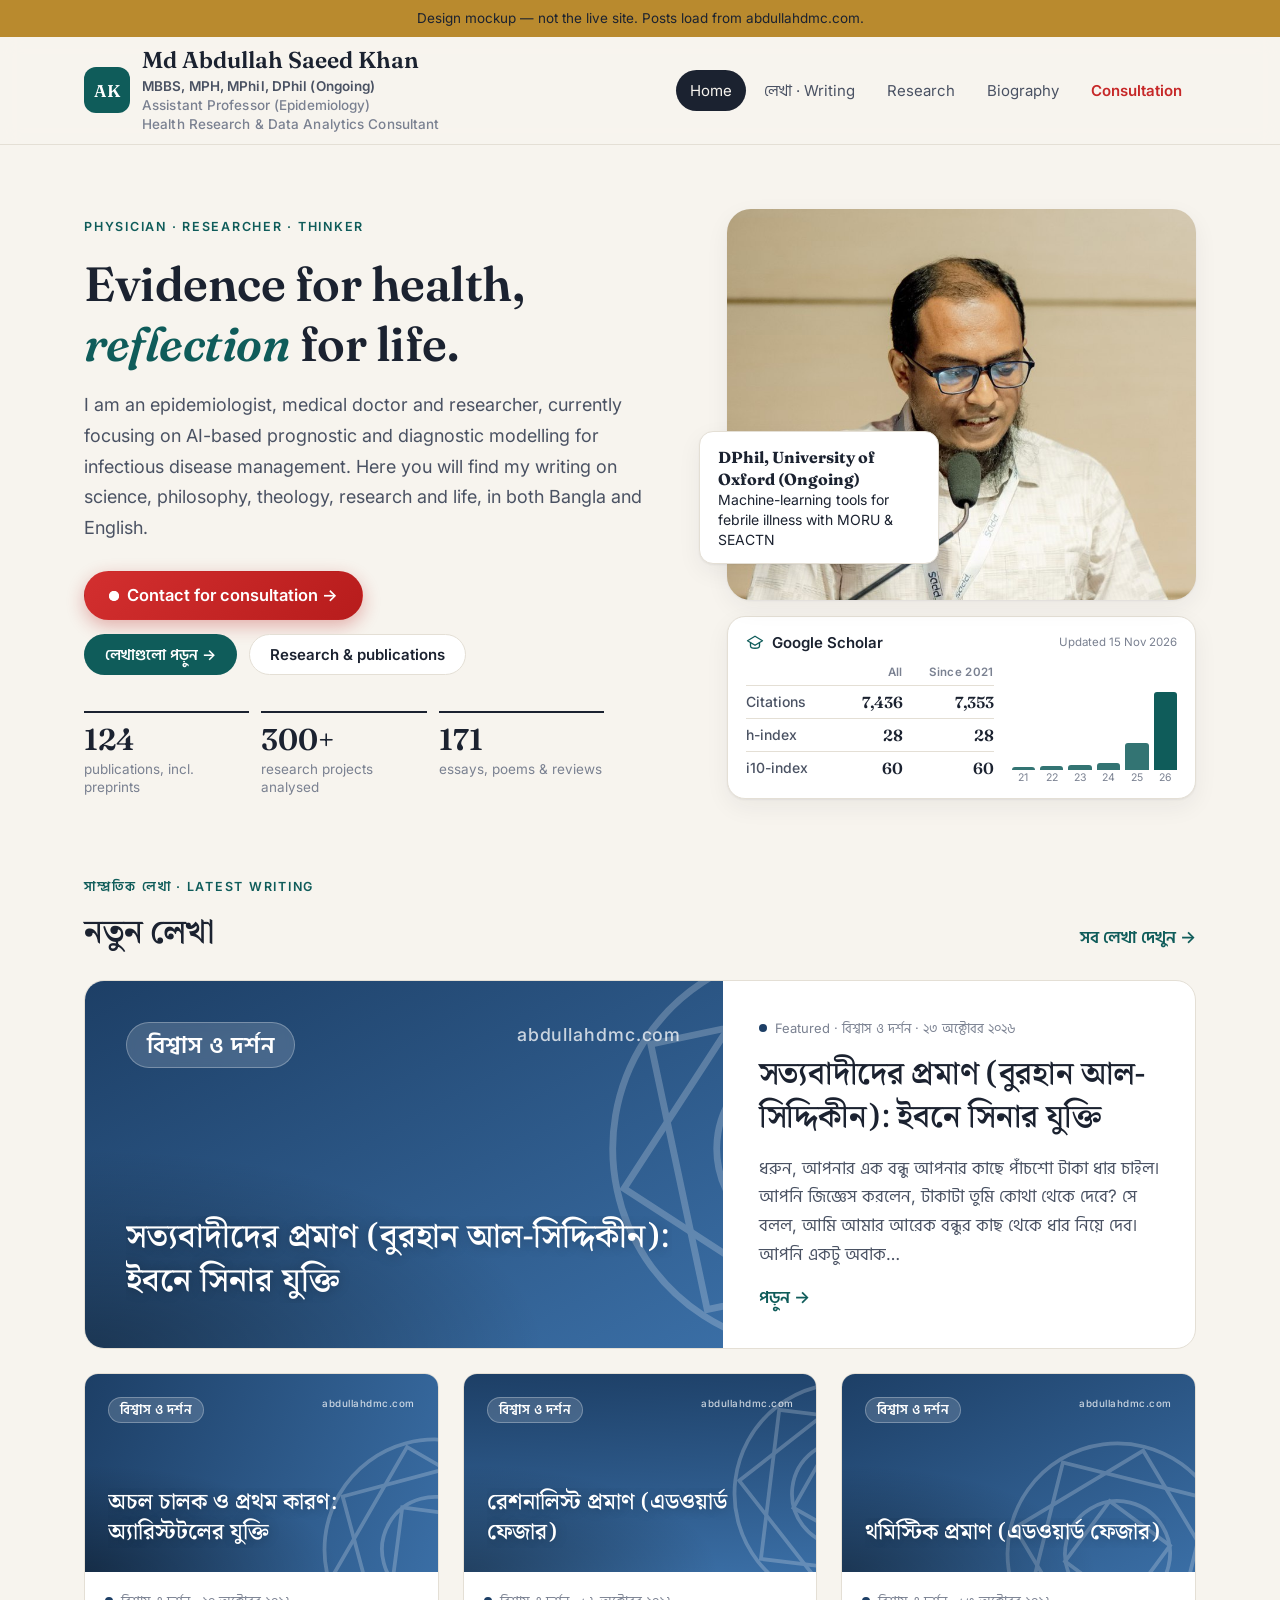
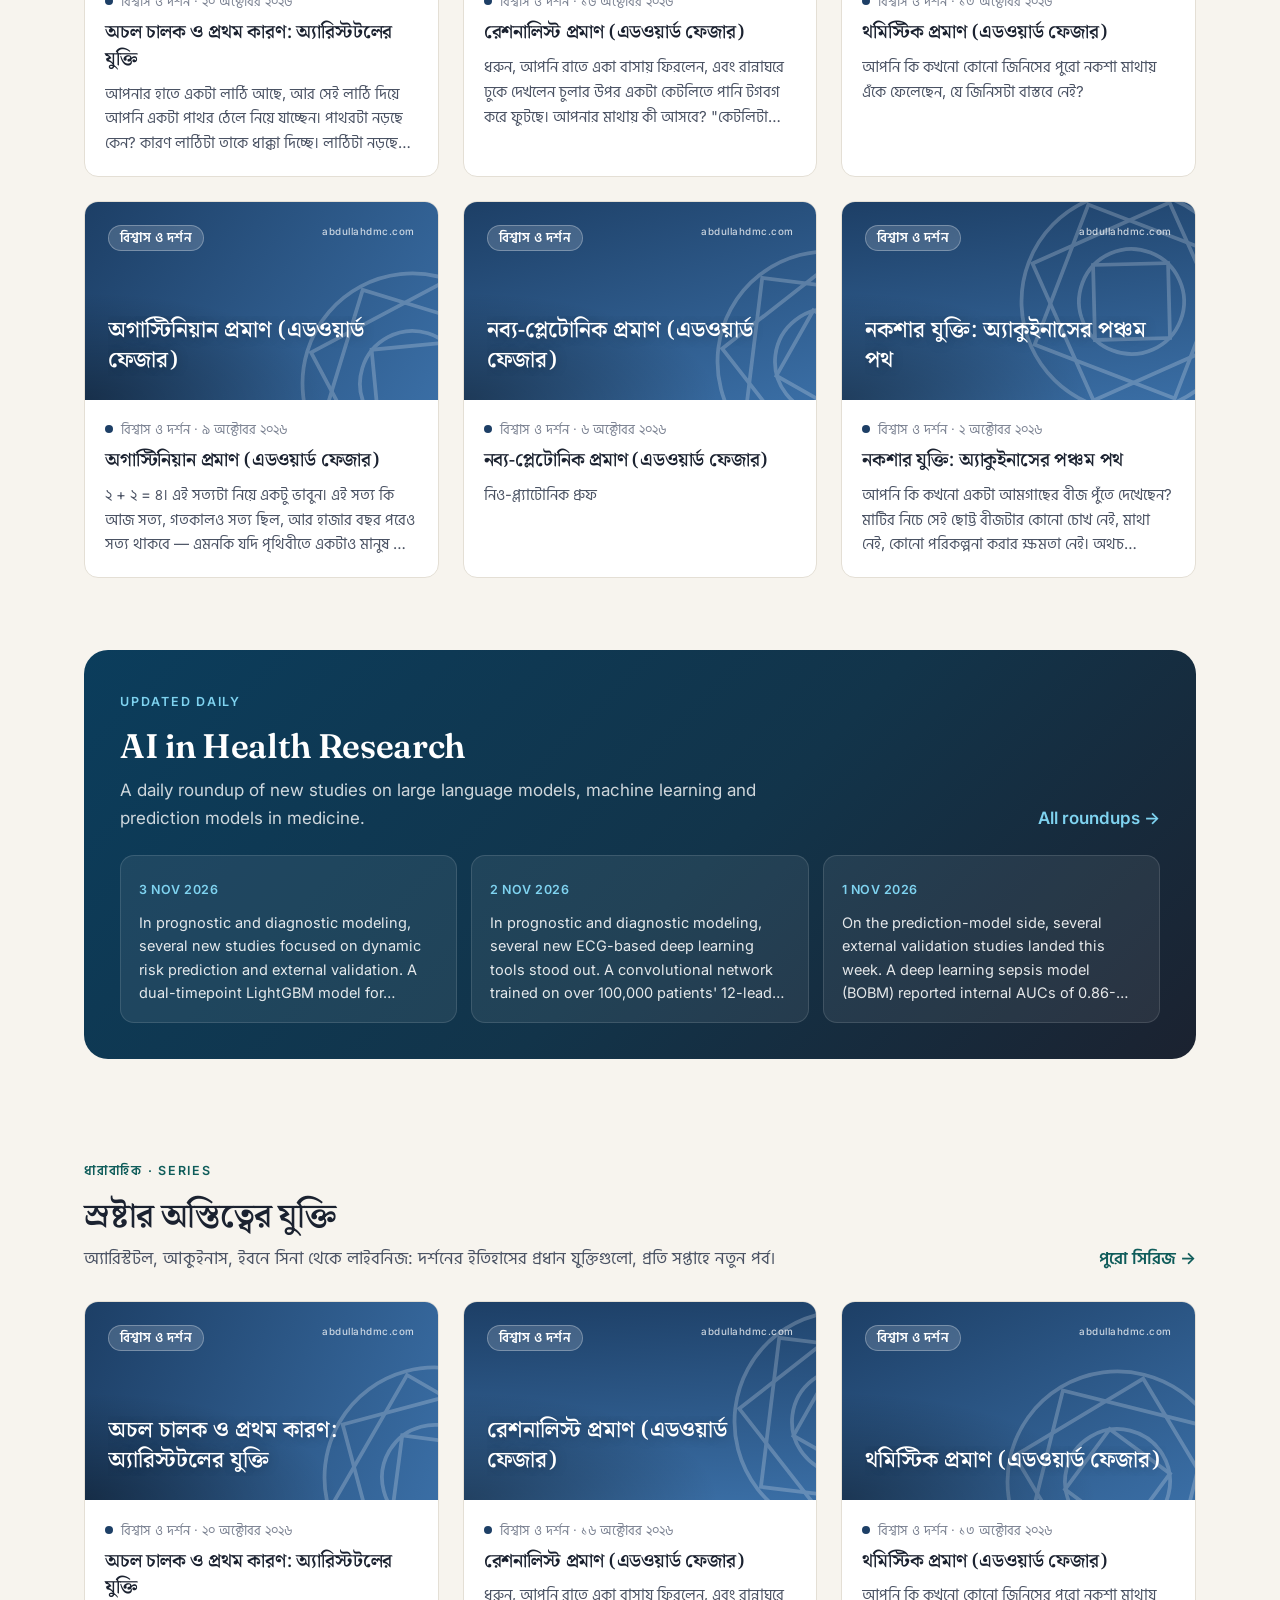
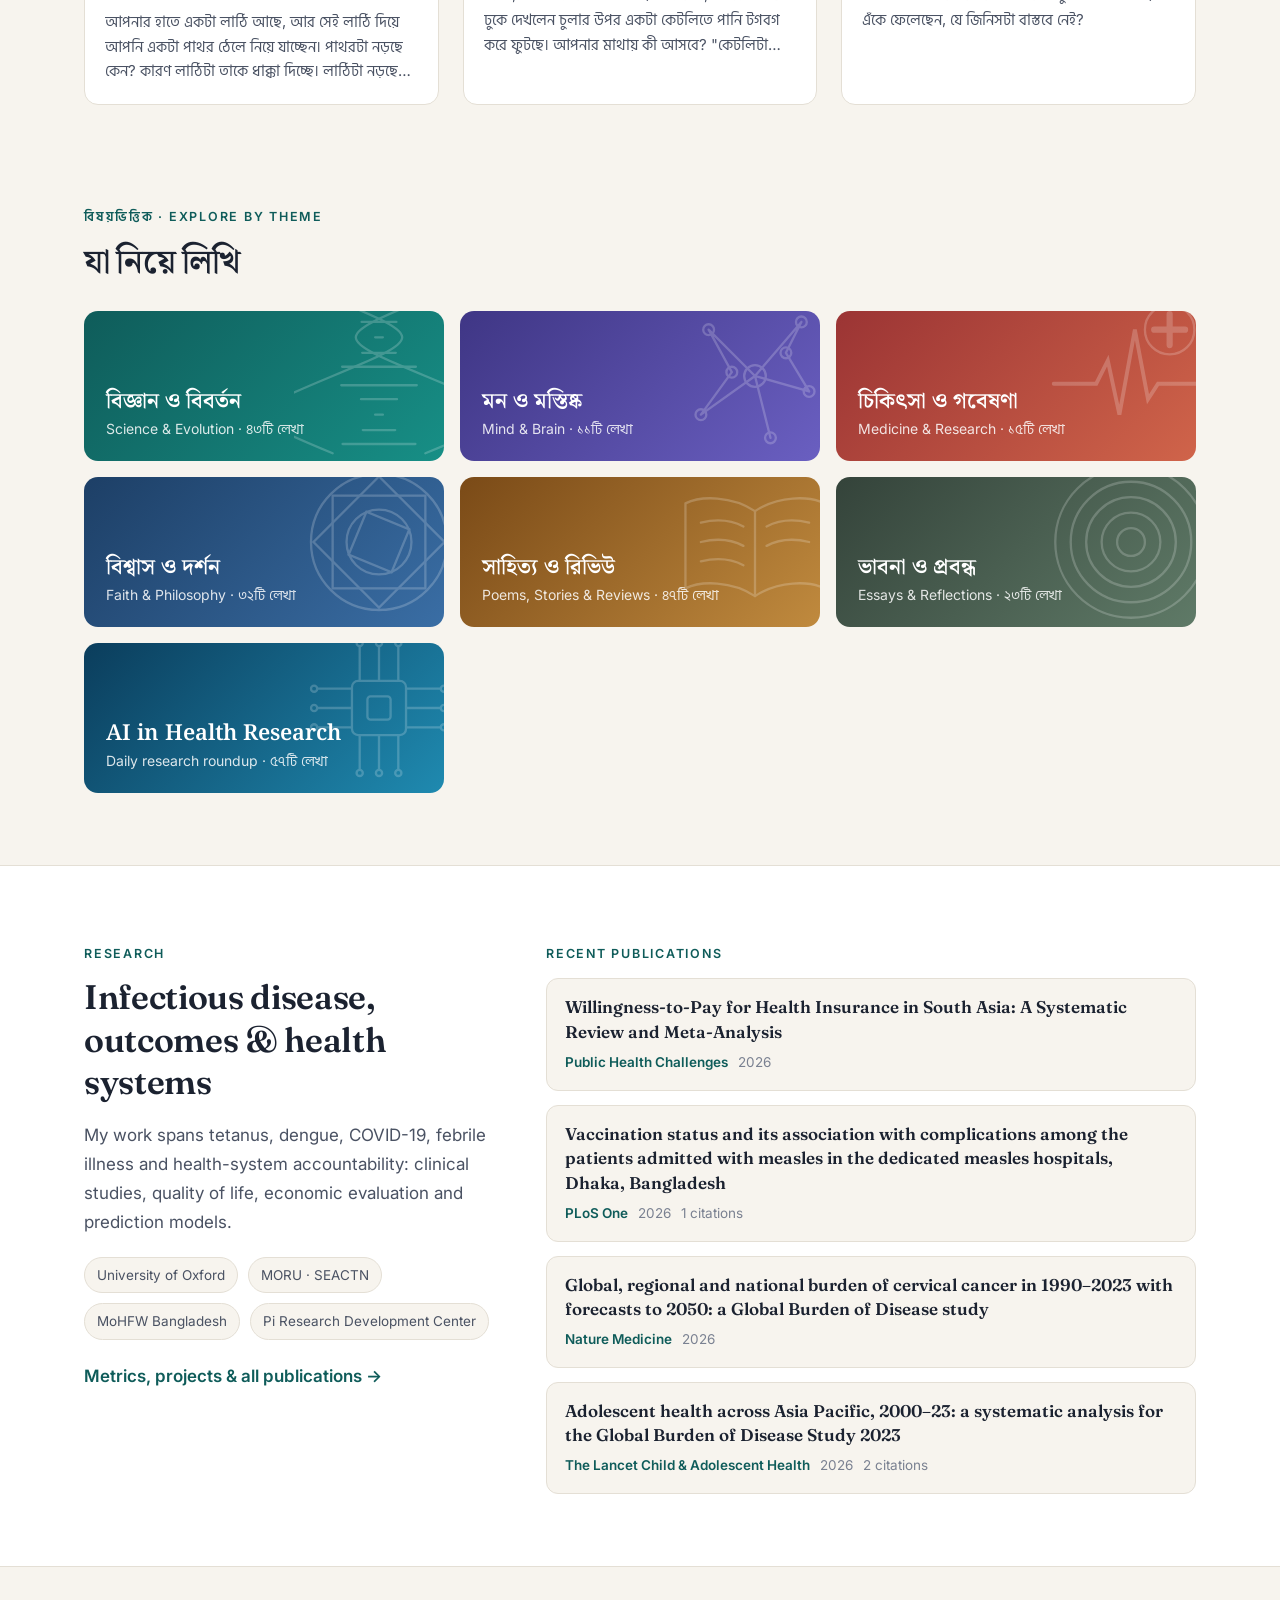
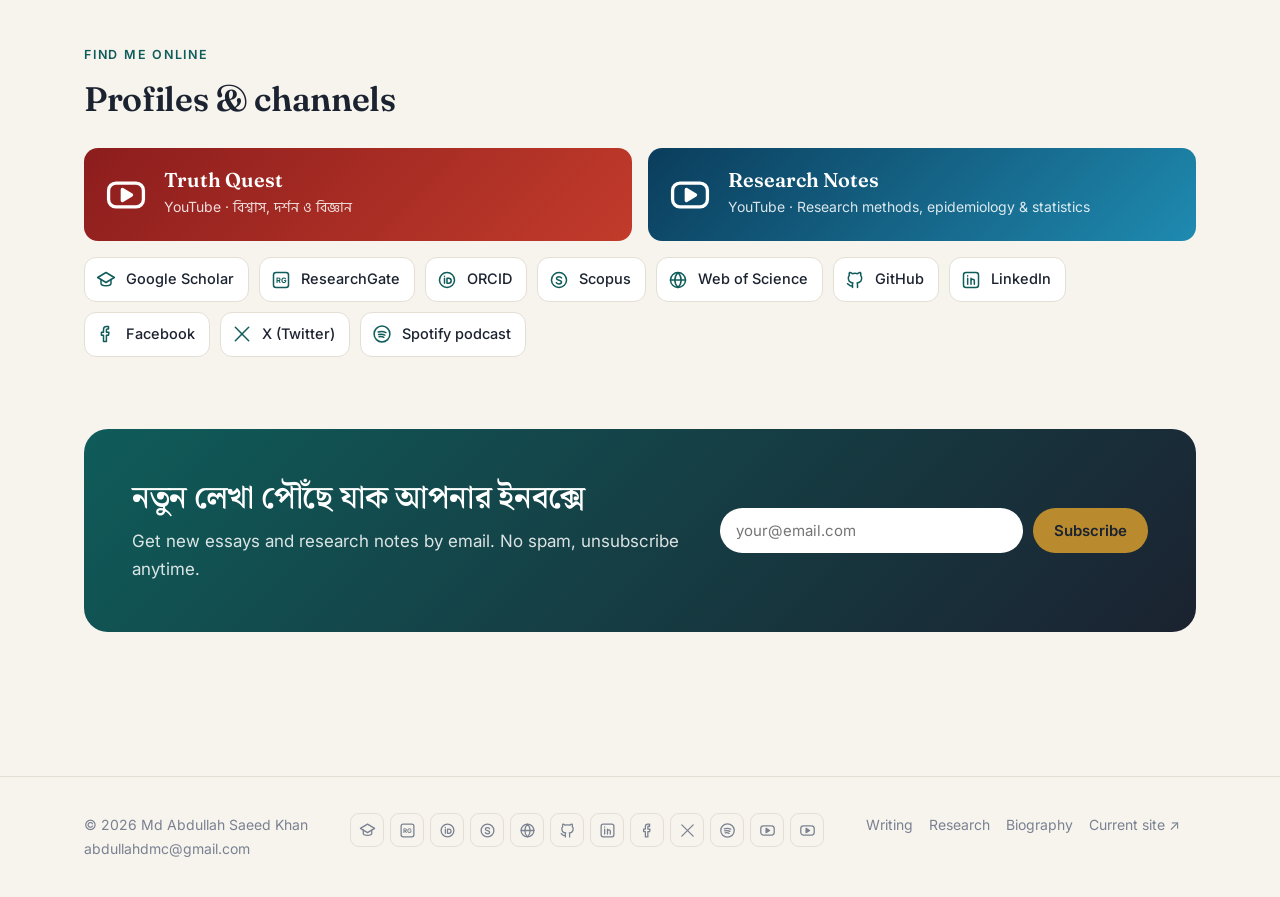
<file: docs/index.html>
<!doctype html>
<html lang="en">
<head>
<meta charset="utf-8">
<meta name="viewport" content="width=device-width, initial-scale=1">
<title>Md Abdullah Saeed Khan</title>
<meta name="description" content="Physician, epidemiologist and writer. Research on infectious disease and public health, and essays in Bangla on science, mind and faith.">
<link rel="preconnect" href="https://fonts.googleapis.com"><link rel="preconnect" href="https://fonts.gstatic.com" crossorigin>
<link href="https://fonts.googleapis.com/css2?family=Fraunces:ital,opsz,wght@0,9..144,500;0,9..144,600;1,9..144,500&family=Hind+Siliguri:wght@400;500;600&family=Inter:wght@400;500;600&family=Noto+Serif+Bengali:wght@500;600&display=swap" rel="stylesheet">
<link rel="stylesheet" href="assets/style.css?v=20261029">
</head>
<body>
<div id="site-header"></div>

<section class="hero"><div class="wrap hero-grid">
  <div>
    <span class="eyebrow">Physician · Researcher · Thinker</span>
    <h1>Evidence for health,<br><em>reflection</em> for life.</h1>
    <p class="lede">I am an epidemiologist, medical doctor and researcher, currently focusing on AI-based prognostic and diagnostic modelling for infectious disease management. Here you will find my writing on science, philosophy, theology, research and life, in both Bangla and English.</p>
    <a class="btn btn-consult" href="consultation.html"><span class="pulse" aria-hidden="true"></span>Contact for consultation →</a>
    <div class="hero-actions">
      <a class="btn btn-primary" href="writing.html">লেখাগুলো পড়ুন →</a>
      <a class="btn btn-ghost" href="research.html">Research &amp; publications</a>
    </div>
    <div class="stats">
      <div class="stat"><b id="pub-count">119</b><span>publications, incl. preprints</span></div>
      <div class="stat"><b>300+</b><span>research projects analysed</span></div>
      <div class="stat"><b id="post-count">160</b><span>essays, poems &amp; reviews</span></div>
    </div>
  </div>
  <div class="hero-side">
    <div class="hero-visual">
      <div class="portrait photo" style="background-image:url(assets/portrait.jpg)" role="img" aria-label="Dr. Md Abdullah Saeed Khan speaking at a conference"></div>
      <div class="badge"><b>DPhil, University of Oxford (Ongoing)</b>Machine-learning tools for febrile illness with MORU &amp; SEACTN</div>
    </div>
    <a class="scholar-card" id="scholar-card" href="research.html" aria-label="Google Scholar citation metrics"></a>
  </div>
</div></section>

<section class="section" style="padding-top:32px"><div class="wrap">
  <div class="section-head">
    <div><span class="eyebrow">সাম্প্রতিক লেখা · Latest writing</span><h2>নতুন লেখা</h2></div>
    <a class="link-more" href="writing.html">সব লেখা দেখুন →</a>
  </div>
  <div id="feature"></div>
  <div class="grid" id="latest"></div>
</div></section>

<section class="section" style="padding-top:0"><div class="wrap">
  <div class="ai-strip">
    <div class="section-head" style="margin-bottom:0">
      <div><span class="eyebrow">Updated daily</span><h2>AI in Health Research</h2>
        <p style="margin:8px 0 0;opacity:.8;max-width:40em">A daily roundup of new studies on large language models, machine learning and prediction models in medicine.</p></div>
      <a class="link-more" href="writing.html?theme=ai">All roundups →</a>
    </div>
    <div class="ai-list" id="ai-list"></div>
  </div>
</div></section>

<section class="section" style="padding-top:24px"><div class="wrap">
  <div class="section-head">
    <div><span class="eyebrow">ধারাবাহিক · Series</span><h2>স্রষ্টার অস্তিত্বের যুক্তি</h2>
      <p style="margin:8px 0 0;color:var(--ink-2)">অ্যারিস্টটল, আকুইনাস, ইবনে সিনা থেকে লাইবনিজ: দর্শনের ইতিহাসের প্রধান যুক্তিগুলো, প্রতি সপ্তাহে নতুন পর্ব।</p></div>
    <a class="link-more" href="writing.html?tag=স্রষ্টার অস্তিত্বের যুক্তি">পুরো সিরিজ →</a>
  </div>
  <div class="grid" id="series"></div>
</div></section>

<section class="section" style="padding-top:24px"><div class="wrap">
  <div class="section-head"><div><span class="eyebrow">বিষয়ভিত্তিক · Explore by theme</span><h2>যা নিয়ে লিখি</h2></div></div>
  <div class="themes" id="themes"></div>
</div></section>

<section class="section band" id="research"><div class="wrap research">
  <div class="intro">
    <span class="eyebrow">Research</span>
    <h2 style="font-size:clamp(26px,3.2vw,34px);margin:10px 0 14px">Infectious disease, outcomes &amp; health systems</h2>
    <p>My work spans tetanus, dengue, COVID-19, febrile illness and health-system accountability: clinical studies, quality of life, economic evaluation and prediction models.</p>
    <div class="affil"><span>University of Oxford</span><span>MORU · SEACTN</span><span>MoHFW Bangladesh</span><span>Pi Research Development Center</span></div>
    <p style="margin-top:22px"><a class="link-more" href="research.html">Metrics, projects &amp; all publications →</a></p>
  </div>
  <div>
    <span class="eyebrow">Recent publications</span>
    <ul class="pubs" id="recent-pubs" style="margin-top:12px"></ul>
  </div>
</div></section>

<section class="section"><div class="wrap">
  <div class="section-head"><div><span class="eyebrow">Find me online</span><h2>Profiles &amp; channels</h2></div></div>
  <div class="yt" id="yt"></div>
  <div class="links-row" id="all-links" style="margin-top:16px"></div>
</div></section>

<section class="section" style="padding-top:0"><div class="wrap">
  <div class="cta">
    <div><h2>নতুন লেখা পৌঁছে যাক আপনার ইনবক্সে</h2><p>Get new essays and research notes by email. No spam, unsubscribe anytime.</p></div>
    <form onsubmit="event.preventDefault(); this.innerHTML='<p>Mockup only. Signup will work on the live site.</p>'">
      <input type="email" placeholder="your@email.com" aria-label="Email"><button class="btn" type="submit">Subscribe</button>
    </form>
  </div>
</div></section>

<div id="site-footer"></div>
<script src="assets/posts.js"></script>
<script src="assets/feeds.js"></script>
<script src="assets/profile.js"></script>
<script src="assets/research.js"></script>
<script src="assets/site.js?v=20261029"></script>
<script>
  renderChrome("index.html");
  const everything = allPosts();
  const posts = everything.filter(p => p.theme !== "ai");  // daily AI roundups get their own strip
  const R = window.RESEARCH, S = R.scholar;
  const fmt = n => n.toLocaleString("en-US");
  document.getElementById("pub-count").textContent = R.publications.length;

  // Google Scholar card under the photo (same layout as the Scholar profile table).
  const yrs = Object.entries(S.per_year).slice(-6);
  const peak = Math.max(...yrs.map(([, v]) => v));
  document.getElementById("scholar-card").innerHTML = `
    <div class="sc-head"><span>${linkIcon("scholar")}Google Scholar</span><small>Updated ${enDate(R.updated)}</small></div>
    <div class="sc-body"><table><thead><tr><th></th><th>All</th><th>Since ${S.since}</th></tr></thead><tbody>
      <tr><td>Citations</td><td>${fmt(S.citations)}</td><td>${fmt(S.citations_recent)}</td></tr>
      <tr><td>h-index</td><td>${S.h_index}</td><td>${S.h_index_recent}</td></tr>
      <tr><td>i10-index</td><td>${S.i10_index}</td><td>${S.i10_index_recent}</td></tr>
    </tbody></table>
    <div class="sc-bars">${yrs.map(([y, v]) => `<div title="${y}: ${fmt(v)} citations"><i style="height:${Math.max(4, v / peak * 100)}%"></i><span>${y.slice(2)}</span></div>`).join("")}</div></div>`;

  document.getElementById("recent-pubs").innerHTML = publishedPubs(R.publications).slice(0, 4).map(p => `<li class="pub">
    <a href="${p.link || p.scholar || "research.html"}" target="_blank" rel="noopener"><span class="pub-title">${esc(p.title)}</span>
    <div class="pub-meta">${p.venue ? `<span class="j">${esc(p.venue)}</span>` : ""}<span>${p.year || "In press"}</span>${p.first ? "<span>First author</span>" : ""}${p.cites ? `<span>${fmt(p.cites)} citations</span>` : ""}</div></a></li>`).join("");
  document.getElementById("post-count").textContent = posts.length;
  const series = posts.filter(p => p.source === "philosophy");
  const feature = series[0] || posts[0];
  const t = THEMES[feature.theme];
  document.getElementById("feature").innerHTML = `<a class="feature" href="${postURL(feature)}" style="--c1:${t.c1}">
    ${coverHTML(feature, "lg")}
    <div class="f-body"><div class="card-meta"><span class="dot"></span>Featured · ${t.bn} · ${bnDate(feature.date)}</div>
      <h3>${esc(feature.title)}</h3><p>${esc(feature.excerpt)}</p><span class="link-more">পড়ুন →</span></div></a>`;
  document.getElementById("latest").innerHTML = posts.filter(p => p !== feature).slice(0, 6).map(cardHTML).join("");
  document.getElementById("series").innerHTML = series.filter(p => p !== feature).slice(0, 3).map(cardHTML).join("");
  document.getElementById("ai-list").innerHTML = everything.filter(p => p.theme === "ai").slice(0, 3).map(p =>
    `<a href="${postURL(p)}"><span class="d">${enDate(p.date).toUpperCase()}</span><p>${esc(p.excerpt)}</p></a>`).join("");
  document.getElementById("yt").innerHTML = PROFILE.links.youtube.map(([l, u, ic, sub]) =>
    `<a href="${u}" target="_blank" rel="noopener">${linkIcon(ic)}<div><b>${l}</b><span>YouTube · ${sub}</span></div></a>`).join("");
  document.getElementById("all-links").innerHTML = linkChips([...PROFILE.links.research, ...PROFILE.links.social]);
  const counts = {};
  everything.forEach(p => counts[p.theme] = (counts[p.theme] || 0) + 1);
  document.getElementById("themes").innerHTML = Object.entries(THEMES).filter(([k]) => k !== "podcast").map(([k, th]) =>
    `<a class="theme-tile" href="writing.html?theme=${k}" style="--c1:${th.c1};--c2:${th.c2}">${motifSVG(th.motif)}
      <b>${th.bn}</b><span>${th.en} · ${bn(counts[k] || 0)}টি লেখা</span></a>`).join("");
</script>
</body>
</html>
</file>
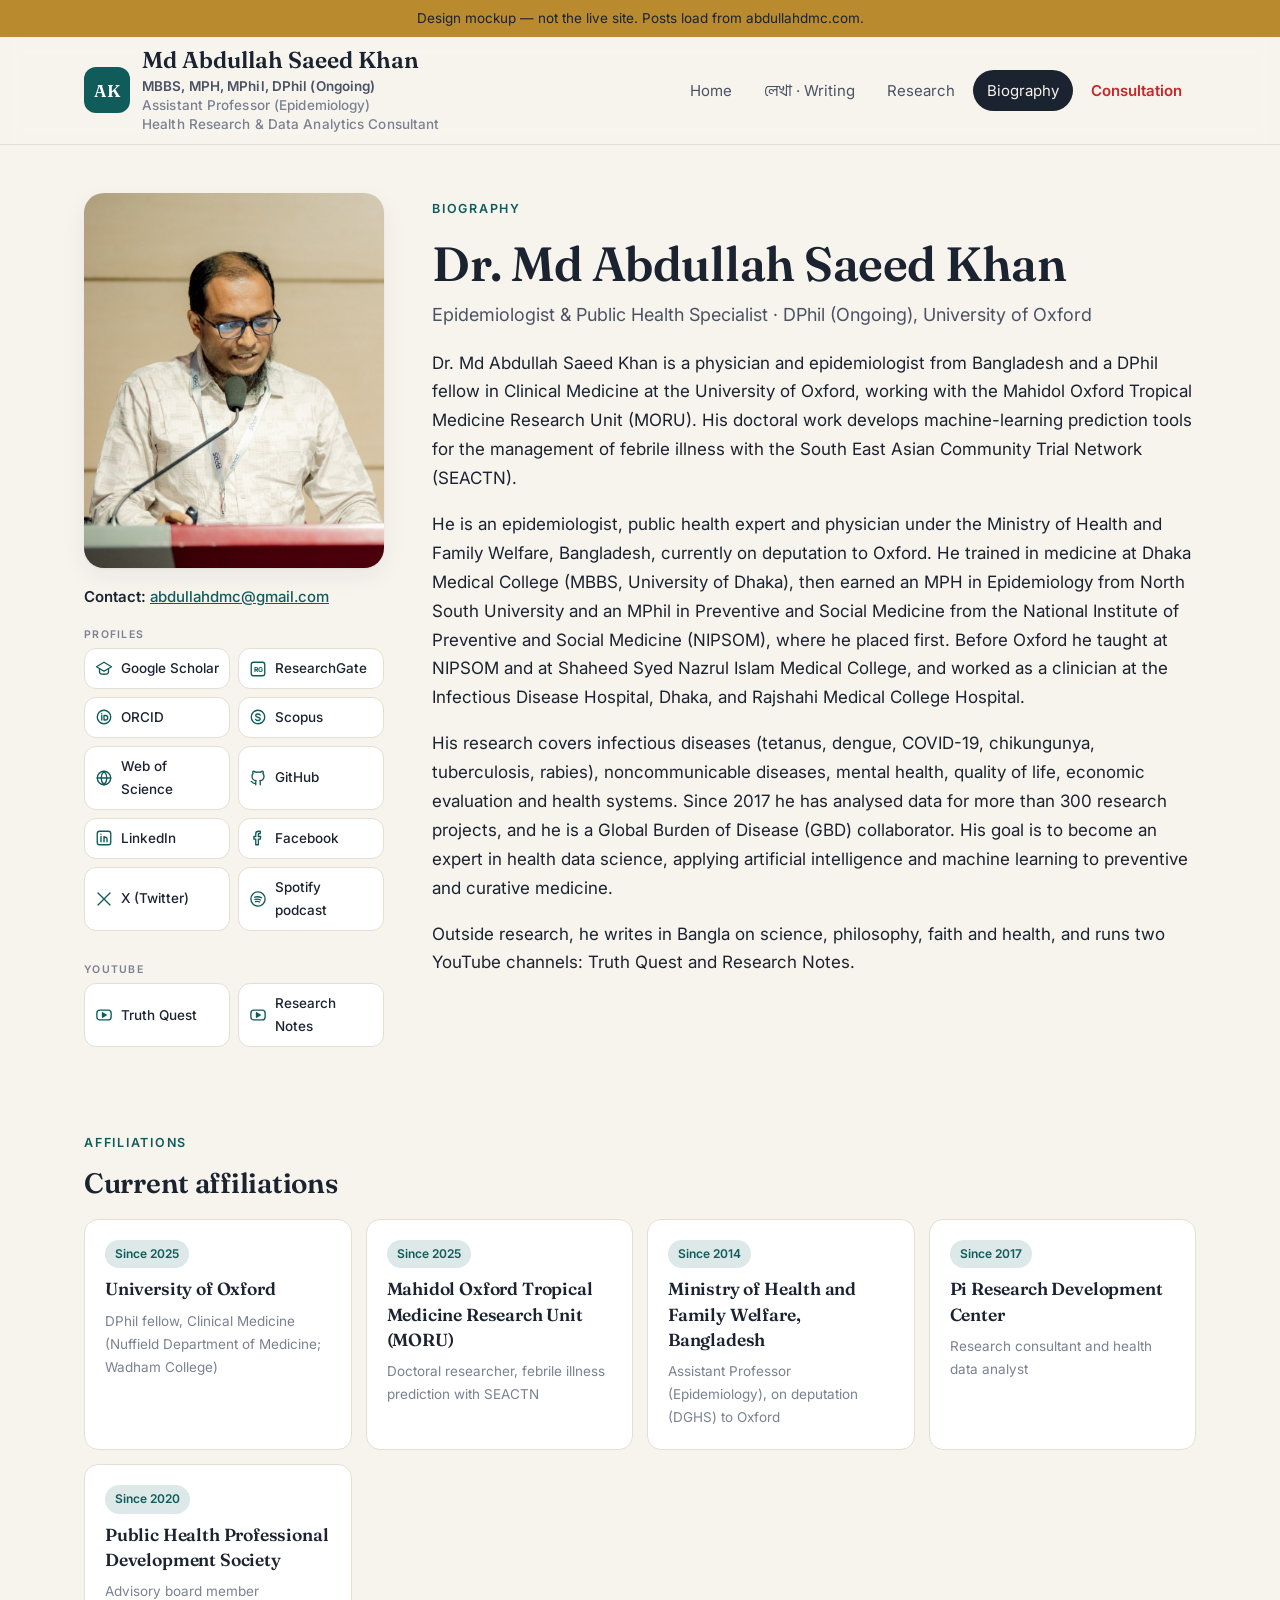
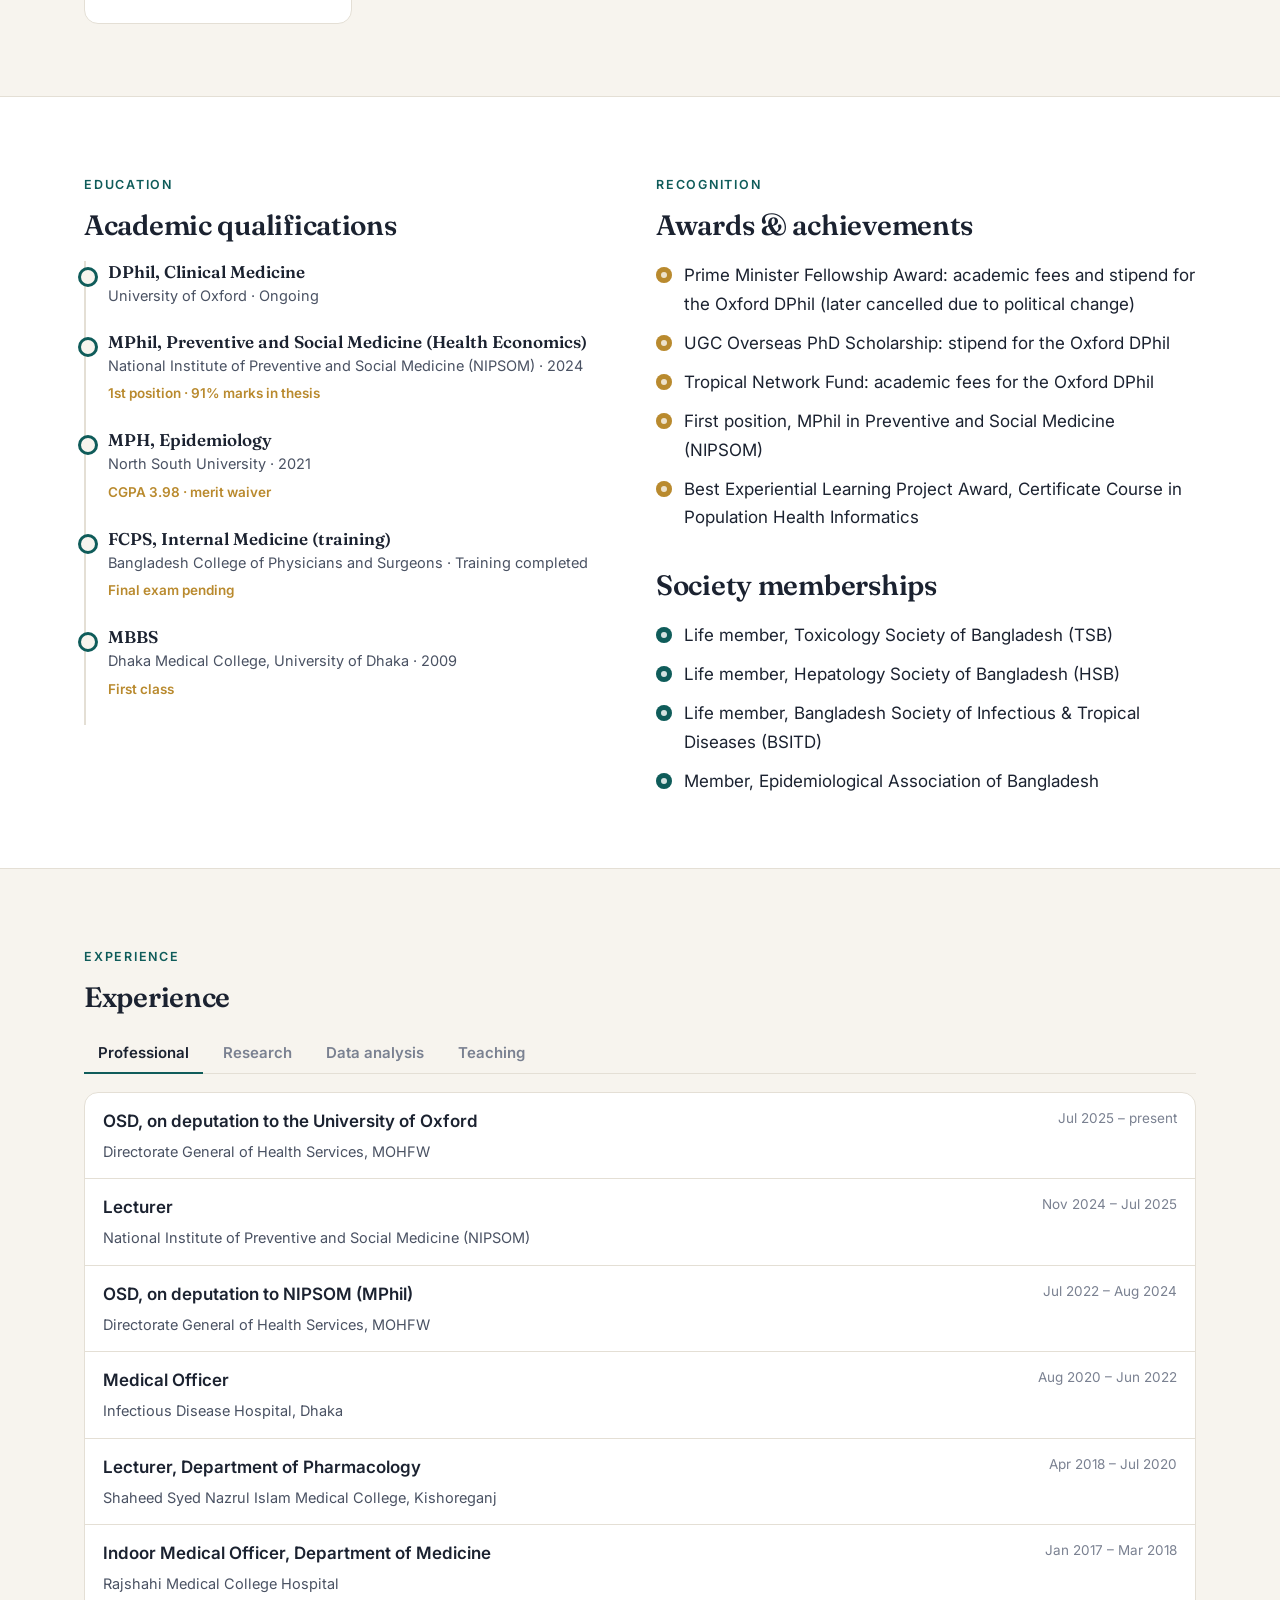
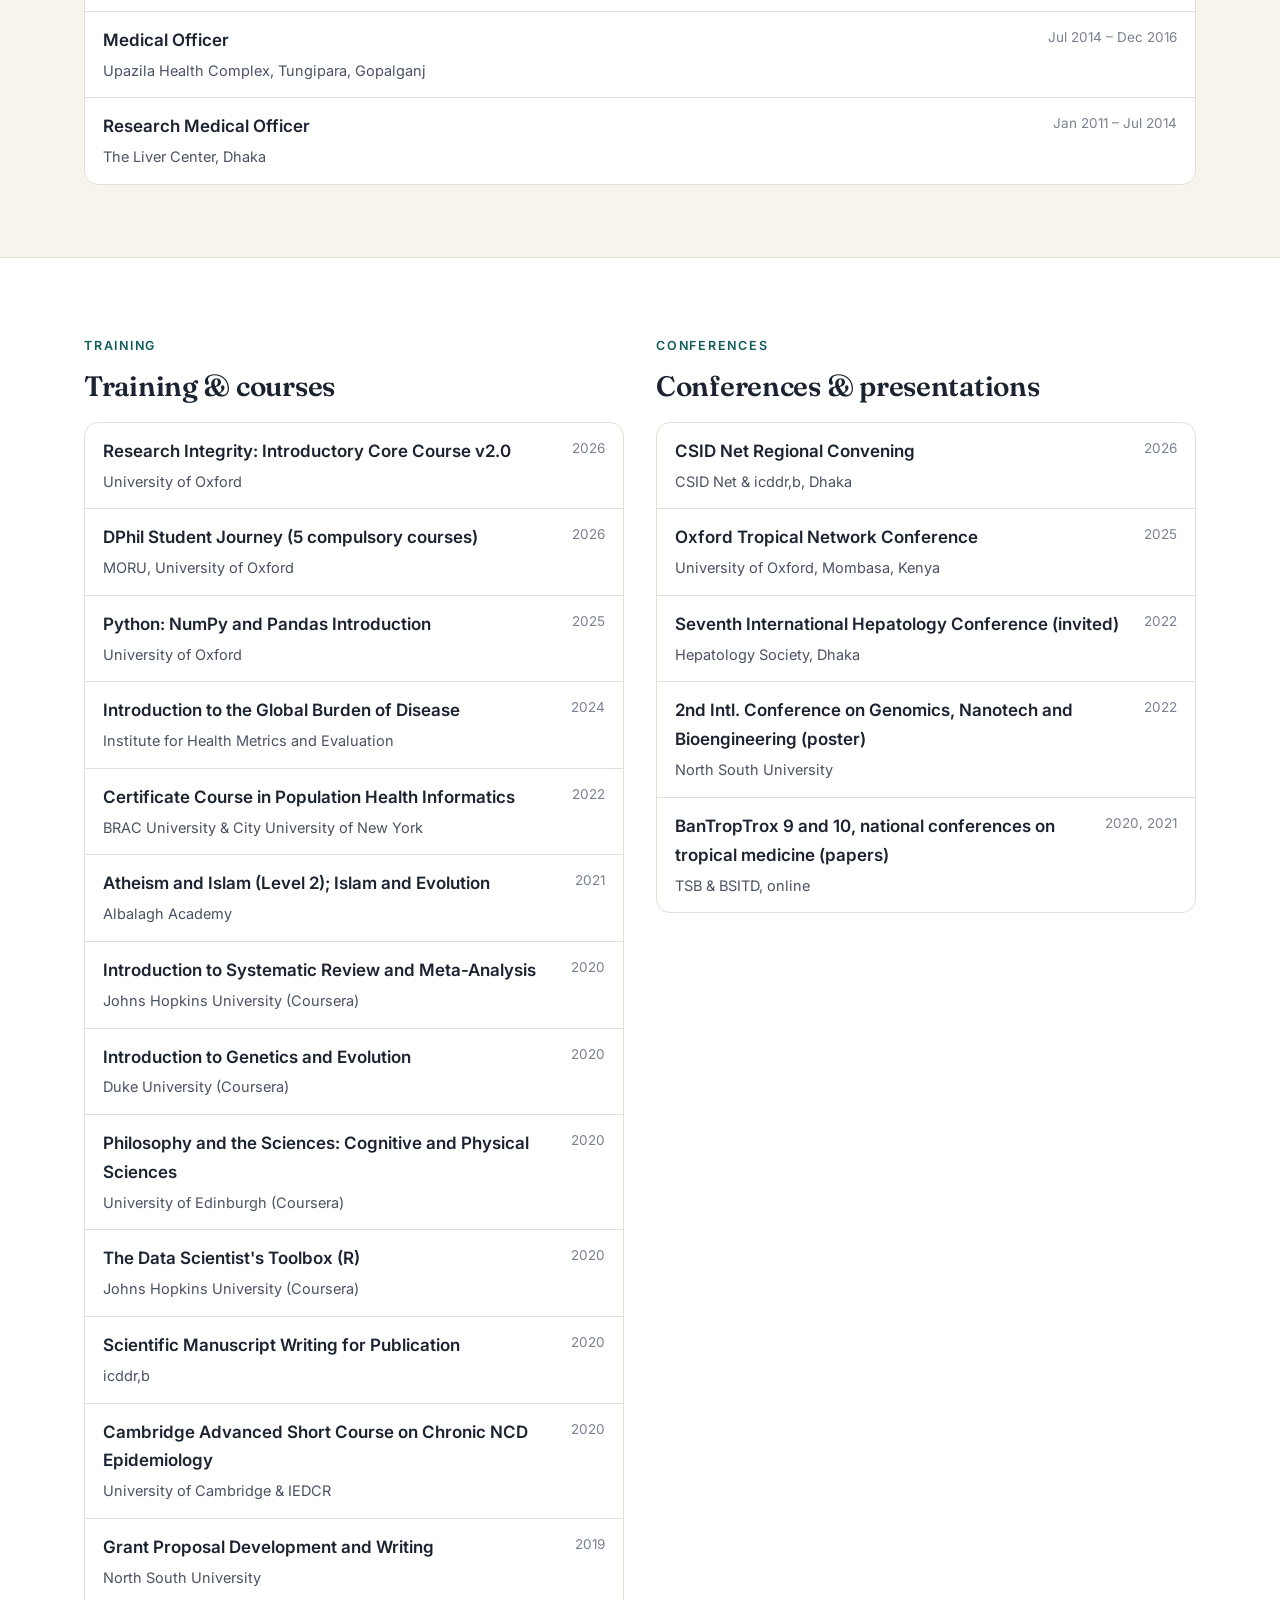
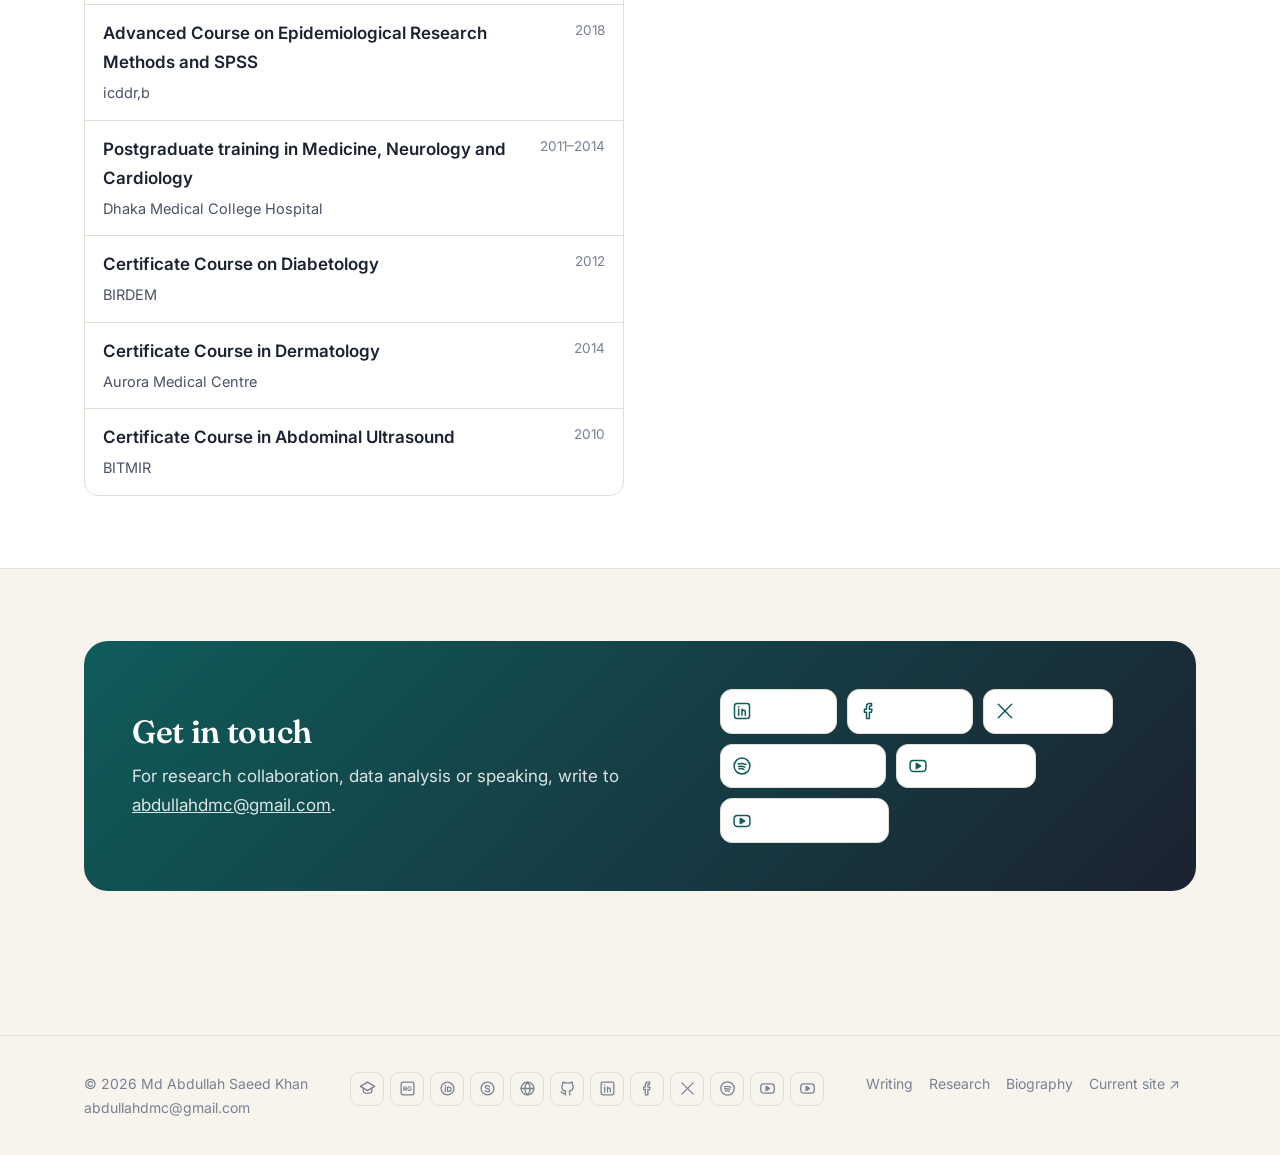
<file: docs/about.html>
<!doctype html>
<html lang="en">
<head>
<meta charset="utf-8">
<meta name="viewport" content="width=device-width, initial-scale=1">
<title>Biography · Abdullah Saeed Khan</title>
<meta name="description" content="Biography, affiliations, qualifications, training and experience of Dr. Md Abdullah Saeed Khan.">
<link rel="preconnect" href="https://fonts.googleapis.com"><link rel="preconnect" href="https://fonts.gstatic.com" crossorigin>
<link href="https://fonts.googleapis.com/css2?family=Fraunces:ital,opsz,wght@0,9..144,500;0,9..144,600;1,9..144,500&family=Hind+Siliguri:wght@400;500;600&family=Inter:wght@400;500;600&family=Noto+Serif+Bengali:wght@500;600&display=swap" rel="stylesheet">
<link rel="stylesheet" href="assets/style.css?v=20261029">
</head>
<body>
<div id="site-header"></div>

<section><div class="wrap bio-hero">
  <aside class="bio-side">
    <div class="portrait photo" style="background-image:url(assets/portrait.jpg)" role="img" aria-label="Dr. Md Abdullah Saeed Khan speaking at a conference"></div>
    <p class="contact">Contact: <a href="mailto:abdullahdmc@gmail.com">abdullahdmc@gmail.com</a></p>
    <h2 class="side-h">Profiles</h2>
    <div class="side-links" id="links"></div>
    <h2 class="side-h">YouTube</h2>
    <div class="side-links" id="yt"></div>
  </aside>
  <div>
    <span class="eyebrow">Biography</span>
    <h1 id="name"></h1>
    <p class="role">Epidemiologist &amp; Public Health Specialist · DPhil (Ongoing), University of Oxford</p>
    <div class="bio-text" id="bio"></div>
  </div>
</div></section>

<section class="section"><div class="wrap">
  <span class="eyebrow">Affiliations</span><h2 class="sub-h" style="margin-top:10px">Current affiliations</h2>
  <div class="affil-grid" id="affil"></div>
</div></section>

<section class="section band"><div class="wrap two-col">
  <div><span class="eyebrow">Education</span><h2 class="sub-h" style="margin-top:10px">Academic qualifications</h2><ul class="edu" id="edu"></ul></div>
  <div>
    <span class="eyebrow">Recognition</span><h2 class="sub-h" style="margin-top:10px">Awards &amp; achievements</h2><ul class="ticks gold" id="awards"></ul>
    <h2 class="sub-h" style="margin-top:36px">Society memberships</h2><ul class="ticks" id="members"></ul>
  </div>
</div></section>

<section class="section"><div class="wrap">
  <span class="eyebrow">Experience</span><h2 class="sub-h" style="margin-top:10px">Experience</h2>
  <div class="tabs" role="tablist" id="xtabs"></div>
  <div id="xpanel"></div>
</div></section>

<section class="section band"><div class="wrap two-col">
  <div><span class="eyebrow">Training</span><h2 class="sub-h" style="margin-top:10px">Training &amp; courses</h2><ul class="rows" id="training"></ul></div>
  <div><span class="eyebrow">Conferences</span><h2 class="sub-h" style="margin-top:10px">Conferences &amp; presentations</h2><ul class="rows" id="conf"></ul></div>
</div></section>

<section class="section"><div class="wrap">
  <div class="cta">
    <div><h2>Get in touch</h2><p>For research collaboration, data analysis or speaking, write to <a href="mailto:abdullahdmc@gmail.com" style="color:#fff">abdullahdmc@gmail.com</a>.</p></div>
    <div class="links-row" id="social"></div>
  </div>
</div></section>

<div id="site-footer"></div>
<script src="assets/profile.js"></script>
<script src="assets/site.js?v=20261029"></script>
<script>
  renderChrome("about.html");
  const P = window.PROFILE;
  const rows = (list, f) => list.map(f).join("");
  document.getElementById("name").textContent = P.name;
  document.getElementById("bio").innerHTML = P.bio.map(p => `<p>${p}</p>`).join("");
  document.getElementById("links").innerHTML = linkChips([...P.links.research, ...P.links.social]);
  document.getElementById("affil").innerHTML = rows(P.affiliations, a => `<div class="box"><span class="pill">Since ${a.since}</span><h3>${a.org}</h3><div class="meta">${a.role}</div></div>`);
  document.getElementById("edu").innerHTML = rows(P.education, e => `<li><b>${e.degree}</b><span>${e.inst} · ${e.year}</span>${e.note ? `<em>${e.note}</em>` : ""}</li>`);
  document.getElementById("awards").innerHTML = rows(P.awards, a => `<li>${a}</li>`);
  document.getElementById("members").innerHTML = rows(P.memberships, m => `<li>${m}</li>`);
  document.getElementById("training").innerHTML = rows(P.training, ([t, i, y]) => `<li><b>${t}</b><span class="where">${i}</span><span class="when">${y}</span></li>`);
  document.getElementById("conf").innerHTML = rows(P.conferences, ([t, i, y]) => `<li><b>${t}</b><span class="where">${i}</span><span class="when">${y}</span></li>`);
  document.getElementById("yt").innerHTML = linkChips(P.links.youtube.map(([l, u, ic]) => [l, u, ic]));
  document.getElementById("social").innerHTML = linkChips([...P.links.social, ...P.links.youtube.map(([l, u, i]) => [l, u, i])]);

  const X = P.experience;
  const tabs = {
    professional: ["Professional", () => `<ul class="rows">${rows(X.professional, ([r, o, d]) => `<li><b>${r}</b><span class="where">${o}</span><span class="when">${d}</span></li>`)}</ul>`],
    research: ["Research", () => `<ul class="rows">${rows(X.research, ([r, o, d]) => `<li><b>${r}</b><span class="where">${o}</span><span class="when">${d}</span></li>`)}</ul>`],
    analysis: ["Data analysis", () => `<ul class="rows">${rows(X.analysis, ([r, o, d, x]) => `<li><b>${r}</b><span class="where">${o}</span><span class="when">${d}</span><span class="extra">${x}</span></li>`)}</ul>
      <div class="chips-wrap" style="margin-top:14px">${X.tools.map(t => `<span>${t}</span>`).join("")}</div>`],
    teaching: ["Teaching", () => `<ul class="rows">${rows(X.teaching, ([t, o, d, x]) => `<li><b>${t}</b><span class="where">${o}${x ? " · " + x : ""}</span><span class="when">${d}</span></li>`)}</ul>`],
  };
  const xtabs = document.getElementById("xtabs");
  xtabs.innerHTML = Object.entries(tabs).map(([k, [l]]) => `<button class="tab" role="tab" data-k="${k}">${l}</button>`).join("");
  const show = k => {
    xtabs.querySelectorAll(".tab").forEach(t => t.setAttribute("aria-selected", t.dataset.k === k));
    document.getElementById("xpanel").innerHTML = tabs[k][1]();
  };
  xtabs.onclick = e => { const b = e.target.closest(".tab"); if (b) show(b.dataset.k); };
  show("professional");
</script>
</body>
</html>
</file>
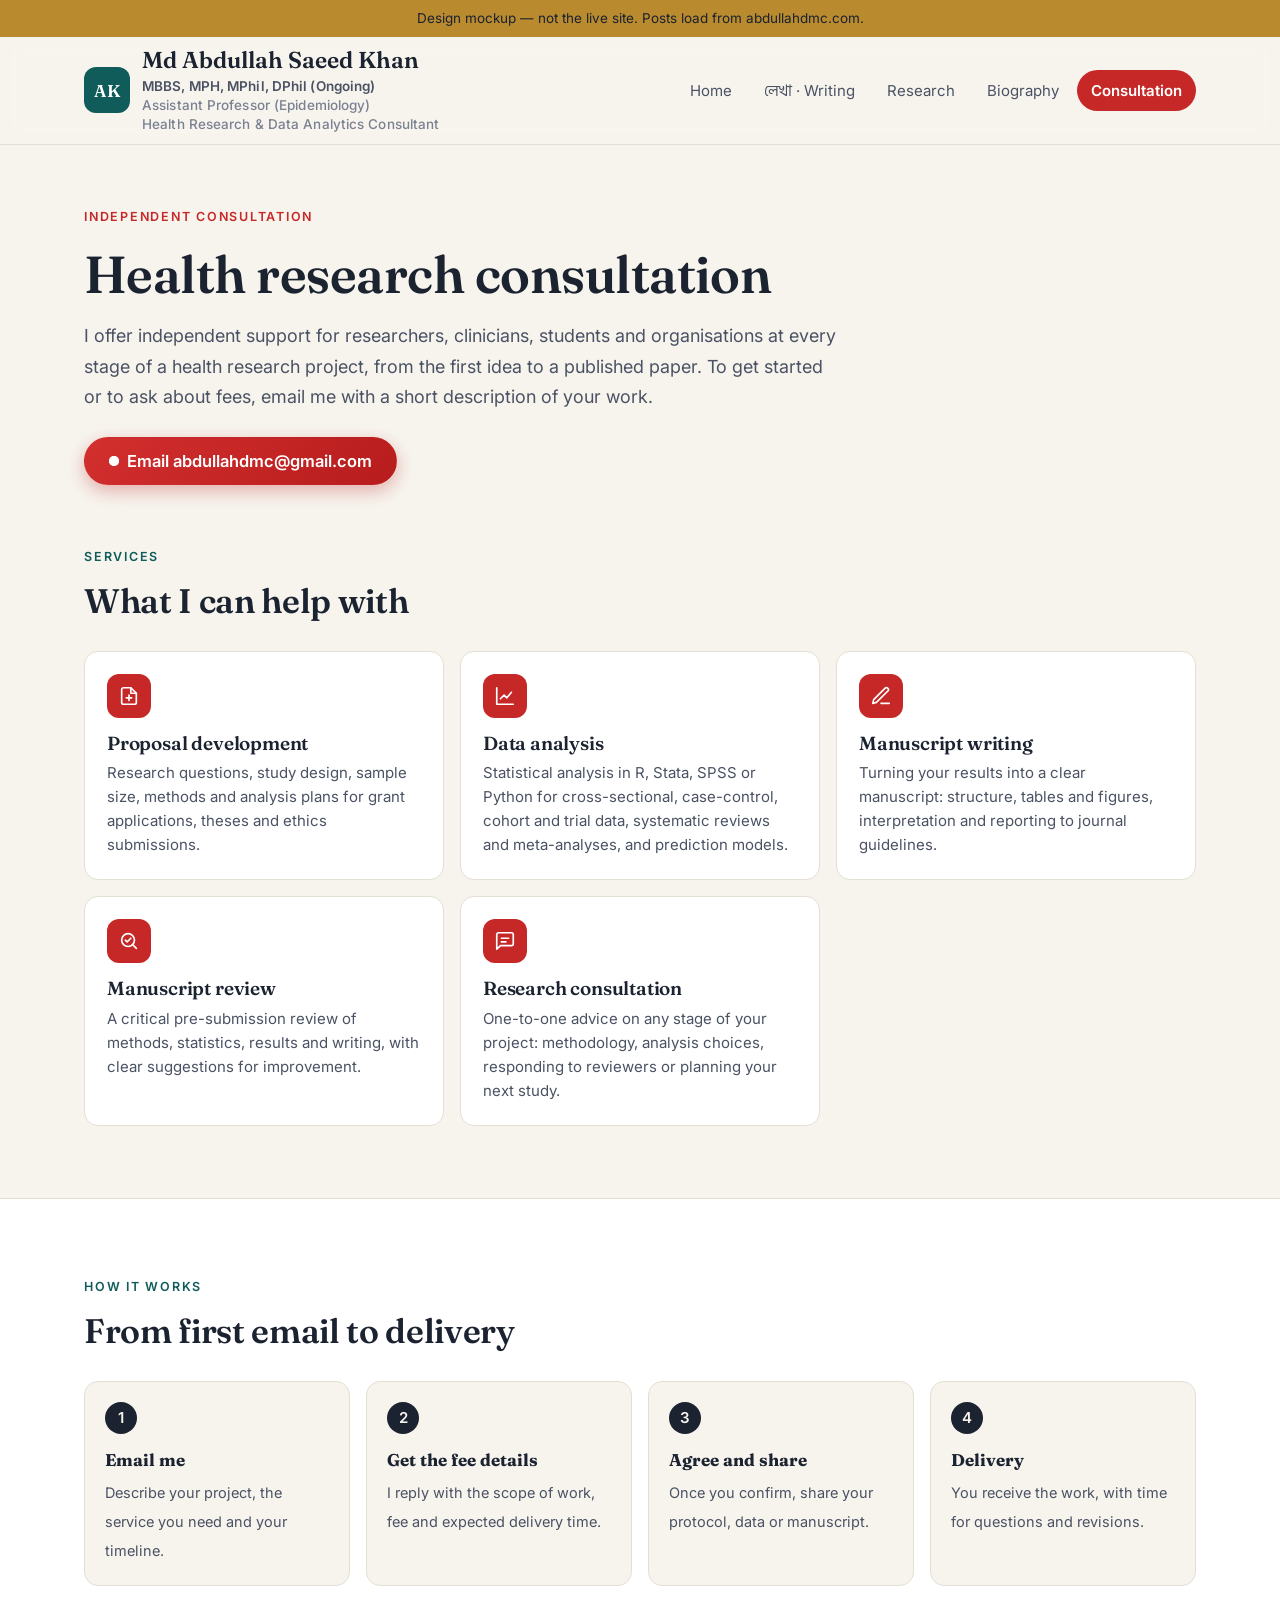
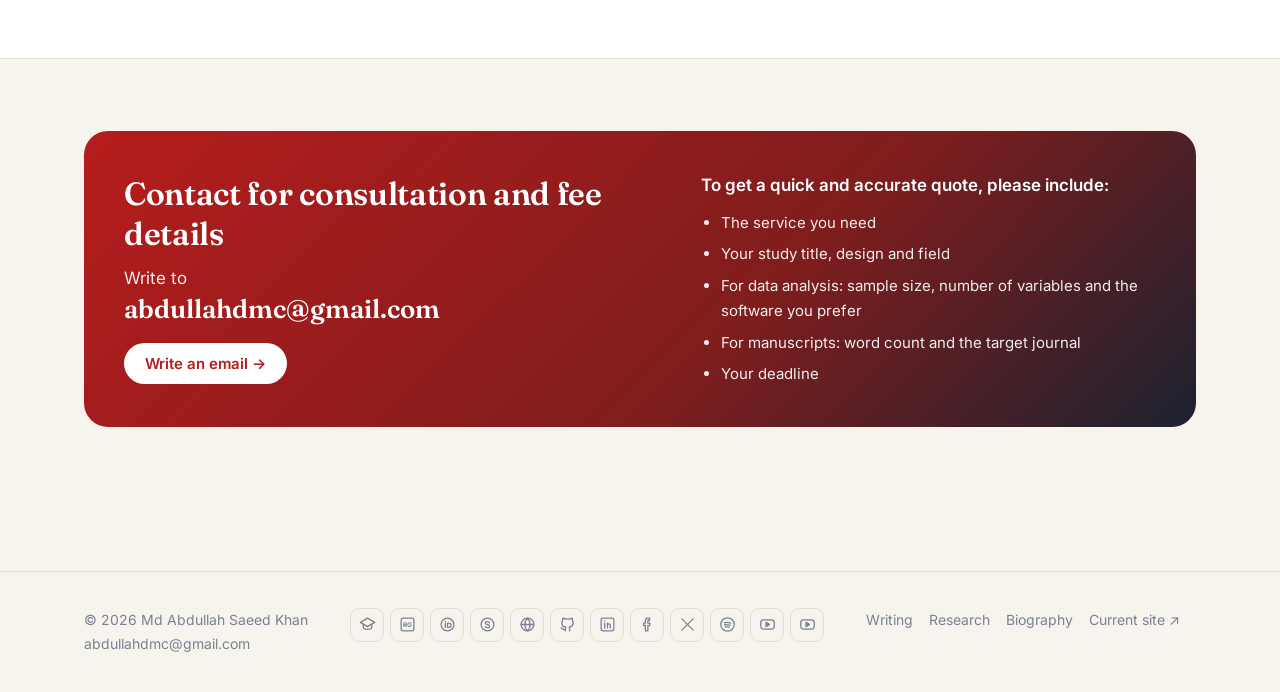
<file: docs/consultation.html>
<!doctype html>
<html lang="en">
<head>
<meta charset="utf-8">
<meta name="viewport" content="width=device-width, initial-scale=1">
<title>Consultation · Abdullah Saeed Khan</title>
<meta name="description" content="Independent consultation on health research: proposal development, data analysis, manuscript writing, manuscript review and research consultation.">
<link rel="preconnect" href="https://fonts.googleapis.com"><link rel="preconnect" href="https://fonts.gstatic.com" crossorigin>
<link href="https://fonts.googleapis.com/css2?family=Fraunces:ital,opsz,wght@0,9..144,500;0,9..144,600;1,9..144,500&family=Hind+Siliguri:wght@400;500;600&family=Inter:wght@400;500;600&family=Noto+Serif+Bengali:wght@500;600&display=swap" rel="stylesheet">
<link rel="stylesheet" href="assets/style.css?v=20261029">
<style>
  .consult-hero { padding: 56px 0 32px; }
  .consult-hero h1 { font-size: clamp(34px, 4.6vw, 52px); margin: 12px 0 14px; }
  .consult-hero p { color: var(--ink-2); max-width: 42em; font-size: 18px; margin: 0; }
  .services { display: grid; grid-template-columns: repeat(auto-fill, minmax(280px, 1fr)); gap: 16px; }
  .svc { background: var(--surface); border: 1px solid var(--line); border-radius: var(--radius); padding: 22px; }
  .svc .ic { width: 44px; height: 44px; border-radius: 12px; display: grid; place-items: center; color: #fff; background: #c62828; margin-bottom: 14px; }
  .svc .ic svg { width: 22px; height: 22px; }
  .svc h3 { font-size: 19px; margin-bottom: 6px; }
  .svc p { margin: 0; color: var(--ink-2); font-size: 15px; line-height: 1.6; }
  .steps { counter-reset: s; list-style: none; padding: 0; margin: 0; display: grid; grid-template-columns: repeat(4, 1fr); gap: 16px; }
  .steps li { counter-increment: s; background: var(--paper); border: 1px solid var(--line); border-radius: var(--radius); padding: 20px; }
  .steps li::before { content: counter(s); display: grid; place-items: center; width: 32px; height: 32px; border-radius: 50%;
    background: var(--ink); color: var(--paper); font: 600 15px var(--sans); margin-bottom: 12px; }
  .steps b { display: block; font-family: var(--serif); font-size: 17px; margin-bottom: 4px; }
  .steps span { color: var(--ink-2); font-size: 14.5px; }
  @media (max-width: 860px) { .steps { grid-template-columns: 1fr 1fr; } }
  @media (max-width: 480px) { .steps { grid-template-columns: 1fr; } }
  .email-card { border-radius: 24px; padding: 40px; color: #fff; background: linear-gradient(135deg, #b71c1c, #7f1d1d 60%, #1b2230);
    display: grid; grid-template-columns: 1.2fr 1fr; gap: 32px; align-items: center; }
  .email-card h2 { font-size: clamp(24px, 3vw, 32px); color: #fff; }
  .email-card p { opacity: .9; margin: 10px 0 0; }
  .email-card .addr { font: 600 clamp(20px, 2.6vw, 26px)/1.3 var(--serif); color: #fff; word-break: break-all; }
  .email-card .btn { background: #fff; color: #b71c1c; margin-top: 16px; }
  .email-card ul { margin: 0; padding-left: 20px; display: grid; gap: 6px; font-size: 15px; opacity: .92; }
  @media (max-width: 760px) { .email-card { grid-template-columns: 1fr; padding: 28px 20px; } }
</style>
</head>
<body>
<div id="site-header"></div>

<section class="consult-hero"><div class="wrap">
  <span class="eyebrow" style="color:#c62828">Independent consultation</span>
  <h1>Health research consultation</h1>
  <p>I offer independent support for researchers, clinicians, students and organisations at every stage of a health research project, from the first idea to a published paper. To get started or to ask about fees, email me with a short description of your work.</p>
  <a class="btn btn-consult" style="margin:24px 0 0" id="mail-top" href="#"><span class="pulse" aria-hidden="true"></span>Email abdullahdmc@gmail.com</a>
</div></section>

<section class="section" style="padding-top:24px"><div class="wrap">
  <div class="section-head"><div><span class="eyebrow">Services</span><h2>What I can help with</h2></div></div>
  <div class="services" id="services"></div>
</div></section>

<section class="section band"><div class="wrap">
  <div class="section-head"><div><span class="eyebrow">How it works</span><h2>From first email to delivery</h2></div></div>
  <ol class="steps">
    <li><b>Email me</b><span>Describe your project, the service you need and your timeline.</span></li>
    <li><b>Get the fee details</b><span>I reply with the scope of work, fee and expected delivery time.</span></li>
    <li><b>Agree and share</b><span>Once you confirm, share your protocol, data or manuscript.</span></li>
    <li><b>Delivery</b><span>You receive the work, with time for questions and revisions.</span></li>
  </ol>
</div></section>

<section class="section"><div class="wrap">
  <div class="email-card">
    <div>
      <h2>Contact for consultation and fee details</h2>
      <p>Write to</p>
      <div class="addr">abdullahdmc@gmail.com</div>
      <a class="btn" id="mail-bottom" href="#">Write an email →</a>
    </div>
    <div>
      <p style="margin:0 0 10px;font-weight:600;opacity:1">To get a quick and accurate quote, please include:</p>
      <ul>
        <li>The service you need</li>
        <li>Your study title, design and field</li>
        <li>For data analysis: sample size, number of variables and the software you prefer</li>
        <li>For manuscripts: word count and the target journal</li>
        <li>Your deadline</li>
      </ul>
    </div>
  </div>
</div></section>

<div id="site-footer"></div>
<script src="assets/profile.js"></script>
<script src="assets/site.js?v=20261029"></script>
<script>
  renderChrome("consultation.html");
  const SERVICES = [
    ["Proposal development", "Research questions, study design, sample size, methods and analysis plans for grant applications, theses and ethics submissions.",
      `<path d="M14 3H6a2 2 0 0 0-2 2v14a2 2 0 0 0 2 2h12a2 2 0 0 0 2-2V9l-6-6Z"/><path d="M14 3v6h6M9 14h6M12 11v6"/>`],
    ["Data analysis", "Statistical analysis in R, Stata, SPSS or Python for cross-sectional, case-control, cohort and trial data, systematic reviews and meta-analyses, and prediction models.",
      `<path d="M3 3v18h18"/><path d="M7 15l4-4 3 3 5-6"/>`],
    ["Manuscript writing", "Turning your results into a clear manuscript: structure, tables and figures, interpretation and reporting to journal guidelines.",
      `<path d="M12 20h9"/><path d="M16.5 3.5a2.1 2.1 0 0 1 3 3L7 19l-4 1 1-4Z"/>`],
    ["Manuscript review", "A critical pre-submission review of methods, statistics, results and writing, with clear suggestions for improvement.",
      `<circle cx="11" cy="11" r="7"/><path d="m20 20-4-4M8 11l2 2 4-4"/>`],
    ["Research consultation", "One-to-one advice on any stage of your project: methodology, analysis choices, responding to reviewers or planning your next study.",
      `<path d="M21 15a2 2 0 0 1-2 2H7l-4 4V5a2 2 0 0 1 2-2h14a2 2 0 0 1 2 2Z"/><path d="M8 9h8M8 13h5"/>`],
  ];
  document.getElementById("services").innerHTML = SERVICES.map(([t, d, ic]) => `<div class="svc">
    <div class="ic"><svg viewBox="0 0 24 24" fill="none" stroke="currentColor" stroke-width="1.8" stroke-linecap="round" stroke-linejoin="round">${ic}</svg></div>
    <h3>${t}</h3><p>${d}</p></div>`).join("");

  const body = [
    "Dear Dr. Khan,", "",
    "I would like an independent consultation and the fee details for:",
    "[ ] Proposal development  [ ] Data analysis  [ ] Manuscript writing  [ ] Manuscript review  [ ] Research consultation", "",
    "Project title and study design:", "",
    "Brief description:", "",
    "Deadline:", "",
    "Thank you.",
  ].join("\n");
  const mailto = `mailto:abdullahdmc@gmail.com?subject=${encodeURIComponent("Consultation request")}&body=${encodeURIComponent(body)}`;
  document.getElementById("mail-top").href = mailto;
  document.getElementById("mail-bottom").href = mailto;
</script>
</body>
</html>
</file>
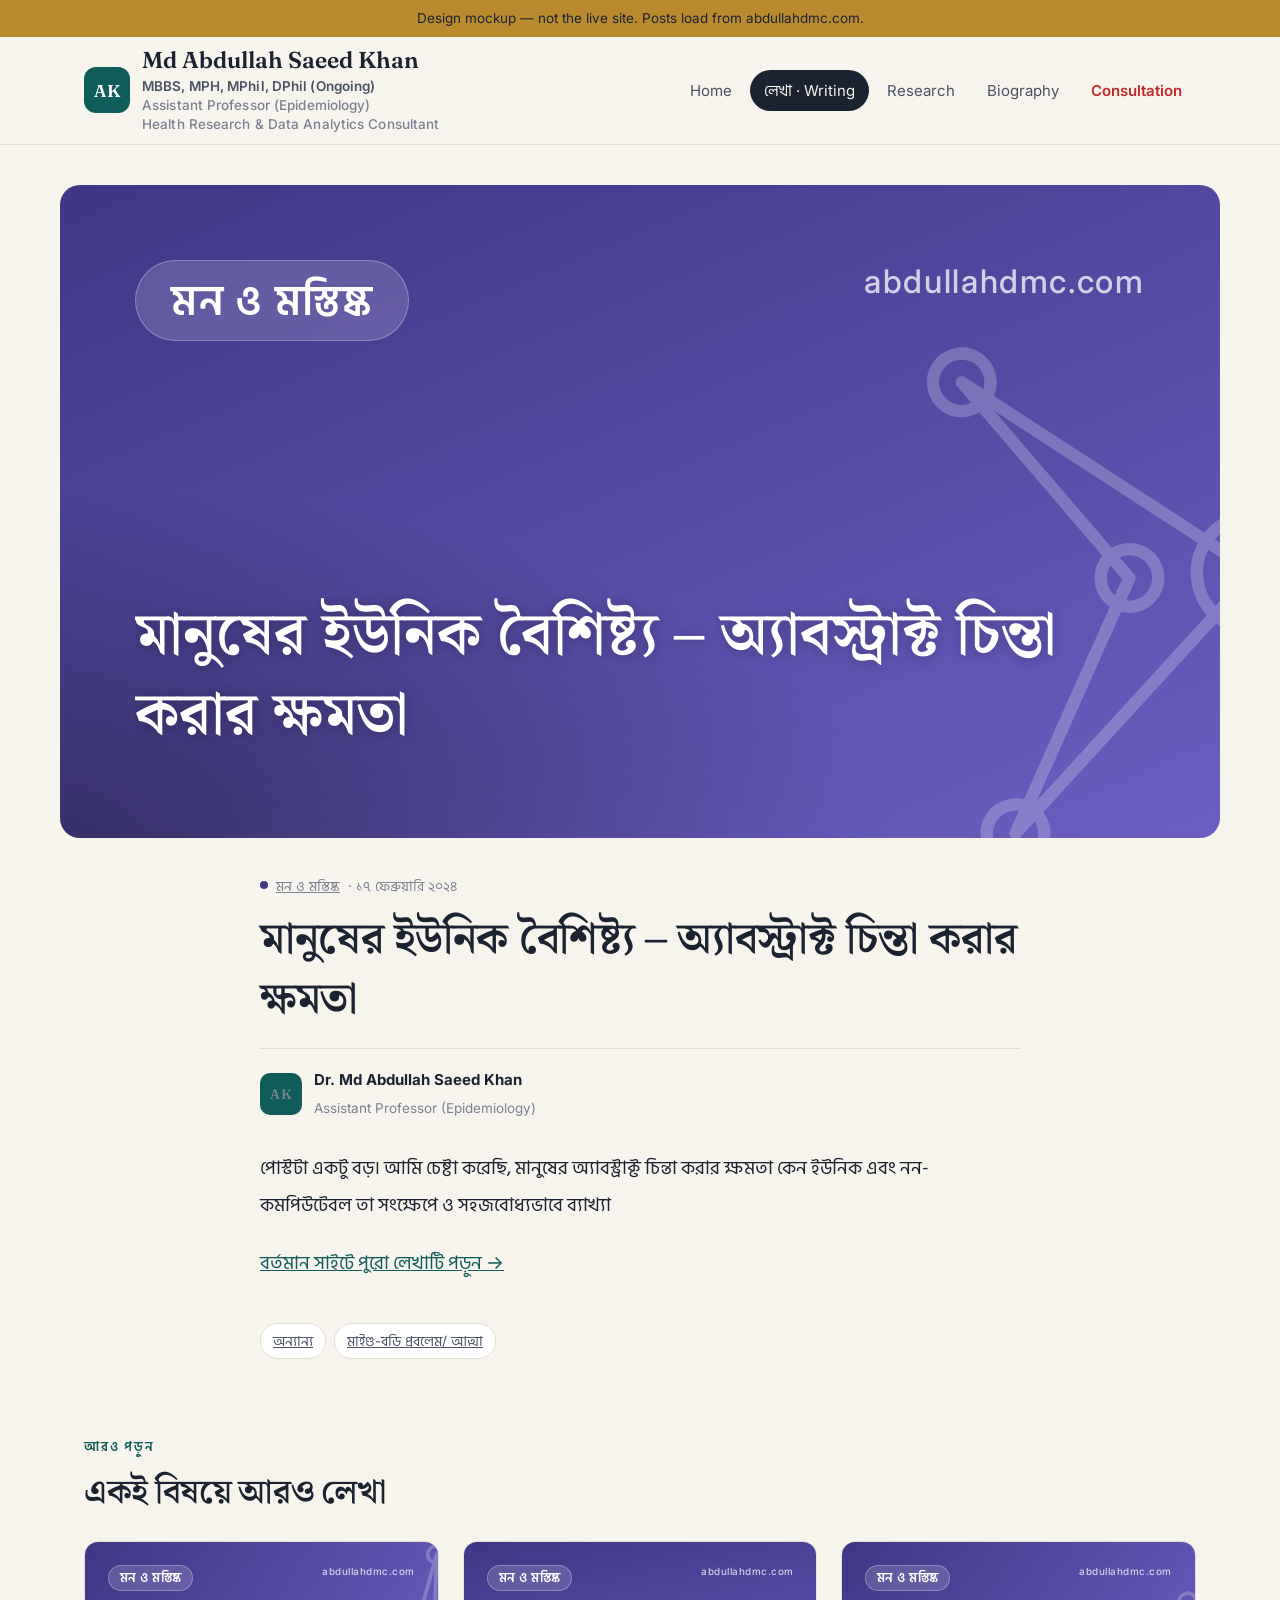
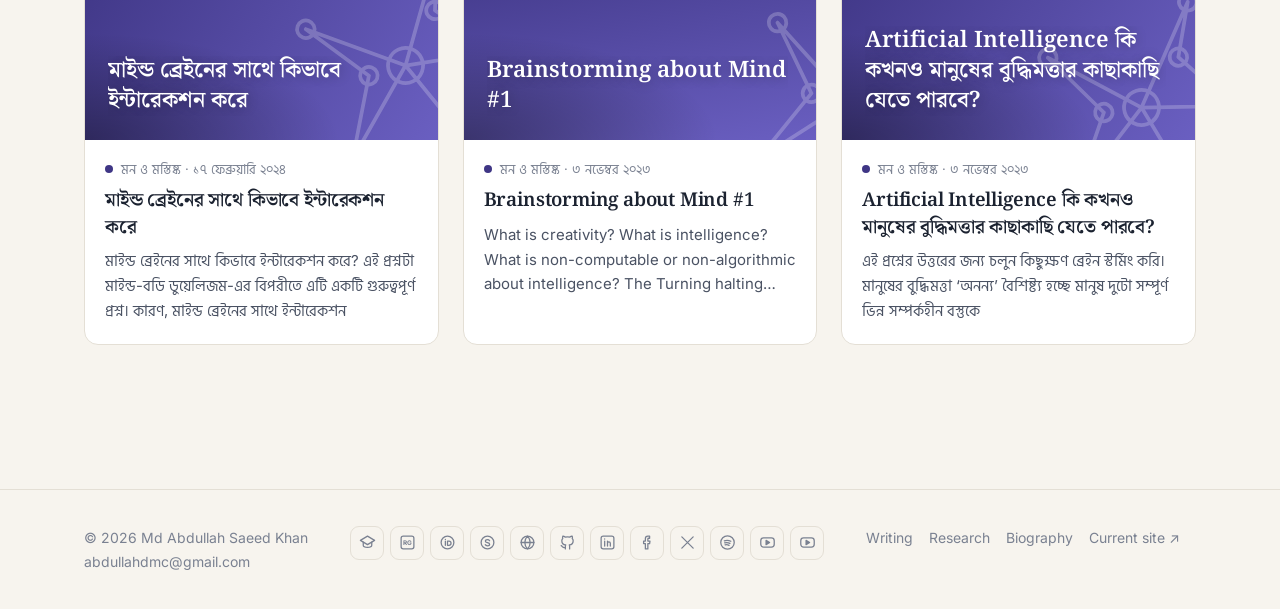
<file: docs/post.html>
<!doctype html>
<html lang="bn">
<head>
<meta charset="utf-8">
<meta name="viewport" content="width=device-width, initial-scale=1">
<title>Post · Abdullah Saeed Khan</title>
<link rel="preconnect" href="https://fonts.googleapis.com"><link rel="preconnect" href="https://fonts.gstatic.com" crossorigin>
<link href="https://fonts.googleapis.com/css2?family=Fraunces:ital,opsz,wght@0,9..144,500;0,9..144,600;1,9..144,500&family=Hind+Siliguri:wght@400;500;600&family=Inter:wght@400;500;600&family=Noto+Serif+Bengali:wght@500;600&display=swap" rel="stylesheet">
<link rel="stylesheet" href="assets/style.css?v=20261029">
</head>
<body>
<div id="site-header"></div>

<article>
  <div class="wrap post-hero" id="hero"></div>
  <div class="wrap">
    <header class="post-head" id="head"></header>
    <div class="prose" id="body"><p class="loading">লেখাটি লোড হচ্ছে…</p></div>
    <div class="post-foot" id="tags"></div>
  </div>
</article>

<section class="section"><div class="wrap">
  <div class="section-head"><div><span class="eyebrow">আরও পড়ুন</span><h2>একই বিষয়ে আরও লেখা</h2></div></div>
  <div class="grid" id="related"></div>
</div></section>

<div id="site-footer"></div>
<script src="assets/posts.js"></script>
<script src="assets/feeds.js"></script>
<script src="assets/profile.js"></script>
<script src="assets/site.js?v=20261029"></script>
<script>
  renderChrome("writing.html");
  const posts = allPosts();
  const raw = new URLSearchParams(location.search).get("id");
  const post = posts.find(p => String(p.id) === raw) || posts.find(p => p.title.includes("অ্যাবস্ট্রাক্ট চিন্তা")) || posts[0];
  const t = THEMES[post.theme];
  document.title = `${post.title} · Abdullah Saeed Khan`;
  document.getElementById("hero").innerHTML = coverHTML(post, "lg");
  document.getElementById("head").innerHTML = `
    <div class="card-meta" style="--c1:${t.c1}"><span class="dot"></span><a href="writing.html?theme=${post.theme}">${t.bn}</a> · ${postDate(post)}</div>
    <h1>${esc(post.title)}</h1>
    <div class="byline"><span class="brand-mark">AK</span><div><b>Dr. Md Abdullah Saeed Khan</b><span>Assistant Professor (Epidemiology)</span></div></div>`;
  document.getElementById("tags").innerHTML = post.cats.map(c => `<a class="tag" href="writing.html?tag=${encodeURIComponent(c)}">${esc(c)}</a>`).join("");
  document.getElementById("related").innerHTML = posts.filter(p => p.theme === post.theme && p !== post).slice(0, 3).map(cardHTML).join("");

  const body = document.getElementById("body");
  if (post.body) {
    // Auto-published posts (philosophy series, AI roundups) carry their own text.
    if (post.lang === "en") body.classList.add("en");
    body.innerHTML = post.body.map(p => `<p>${esc(p)}</p>`).join("");
    if (post.refs && post.refs.length) body.insertAdjacentHTML("afterend", `<div class="refs"><h3>Sources</h3><ol>${post.refs.map(r =>
      `<li><a href="${r.url}" target="_blank" rel="noopener">${esc(r.title)}</a></li>`).join("")}</ol></div>`);
    document.getElementById("tags").insertAdjacentHTML("afterend", `<div class="auto-note">${post.source === "ai"
      ? "Prepared with AI assistance from newly published research. See the sources for the original studies."
      : "এই লেখাটি লেখকের পর্যালোচনার পর প্রকাশিত।"}</div>`);
  } else fetch(`https://abdullahdmc.com/wp-json/wp/v2/posts/${post.id}?_fields=content`)
    .then(r => r.ok ? r.json() : Promise.reject(r.status))
    .then(d => {
      const doc = new DOMParser().parseFromString(d.content.rendered, "text/html");
      doc.querySelectorAll("script, style").forEach(n => n.remove());
      document.getElementById("body").innerHTML = doc.body.innerHTML;
    })
    .catch(() => {
      document.getElementById("body").innerHTML = `<p>${esc(post.excerpt)}</p><p><a href="${post.link}">বর্তমান সাইটে পুরো লেখাটি পড়ুন →</a></p>`;
    });
</script>
</body>
</html>
</file>
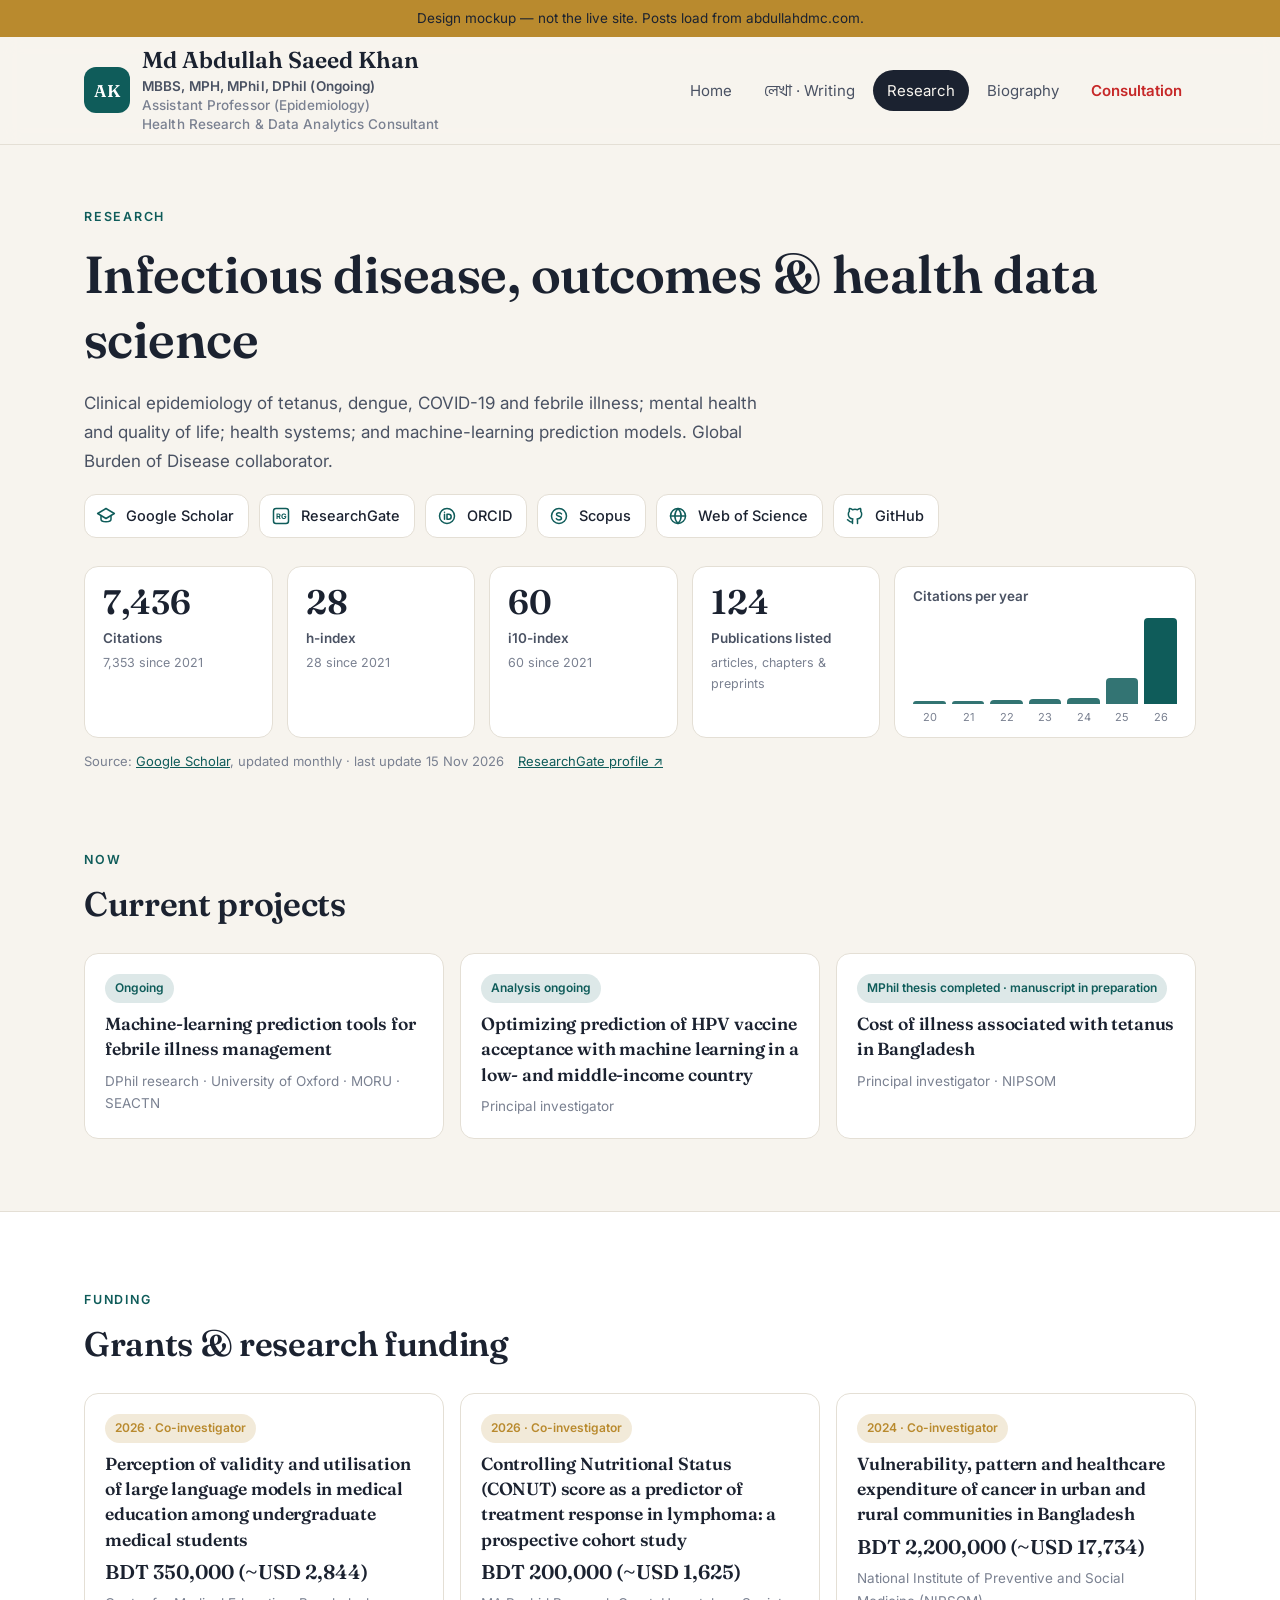
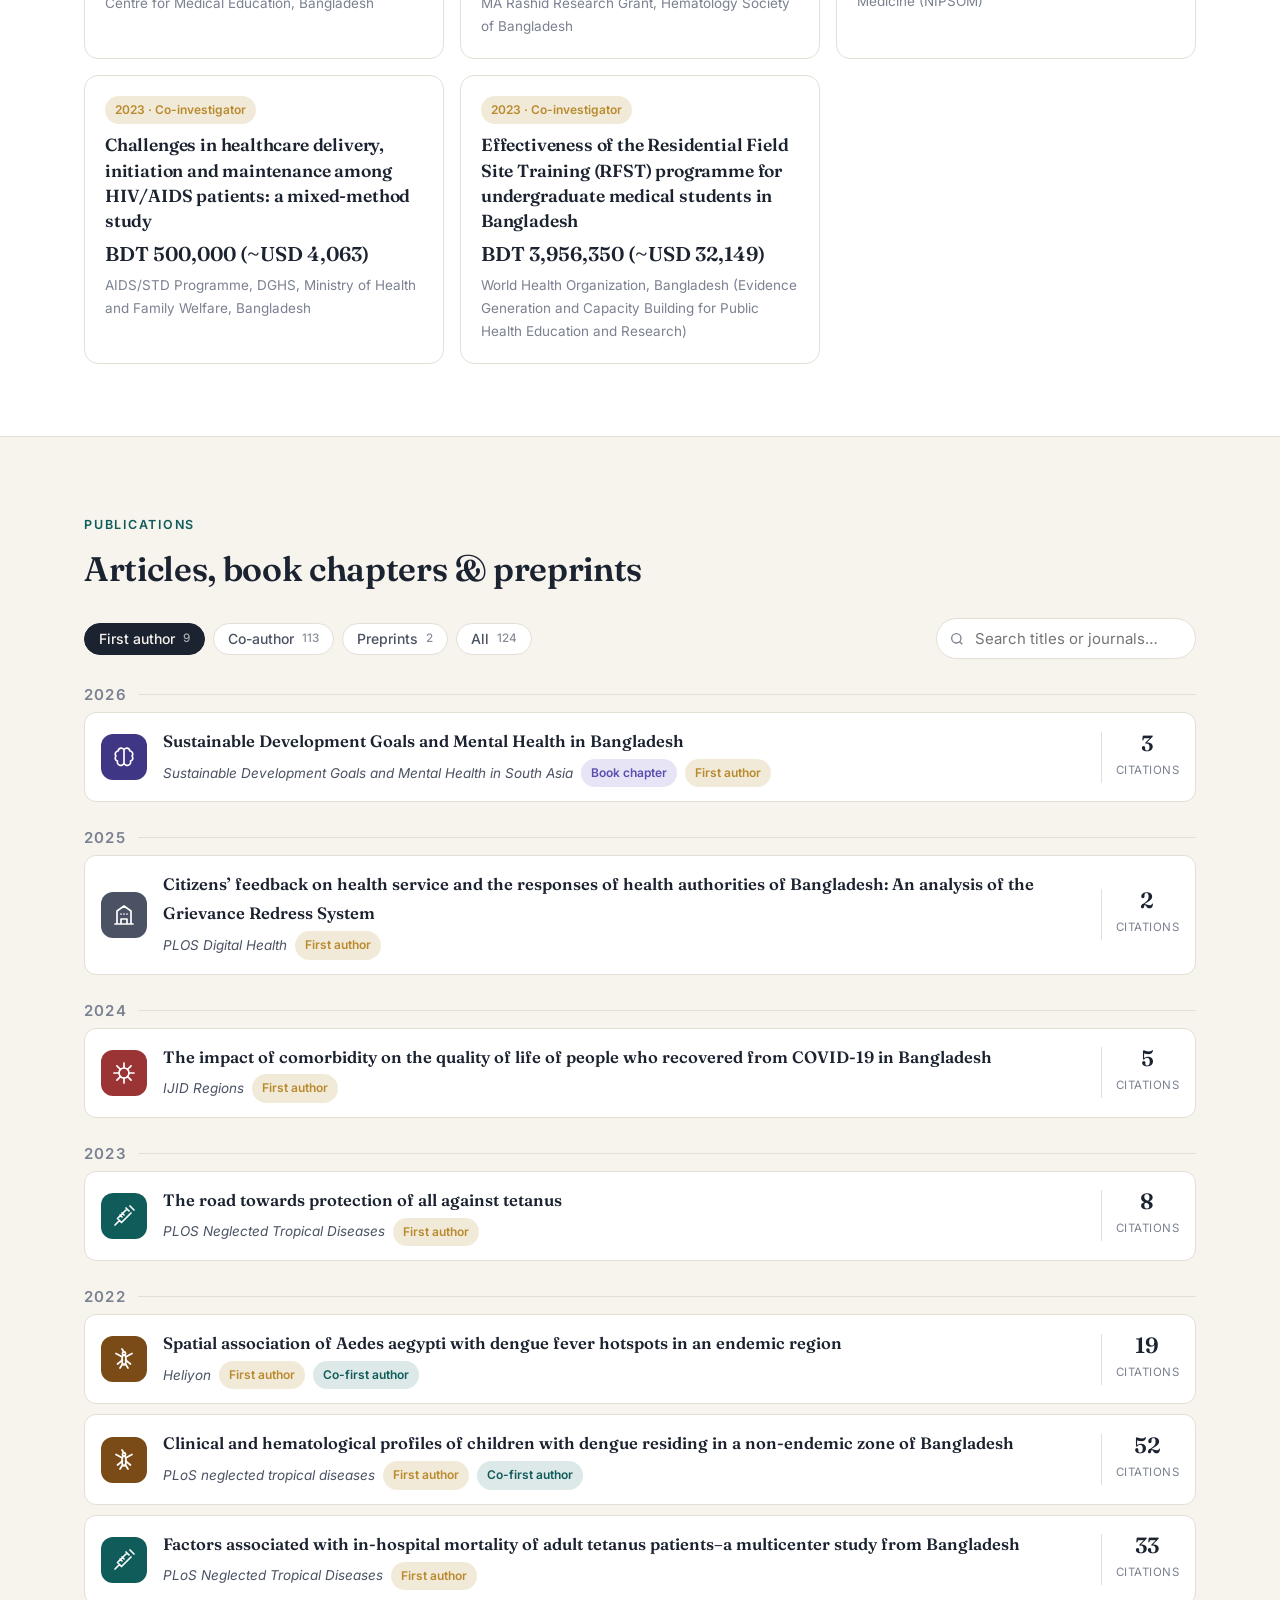
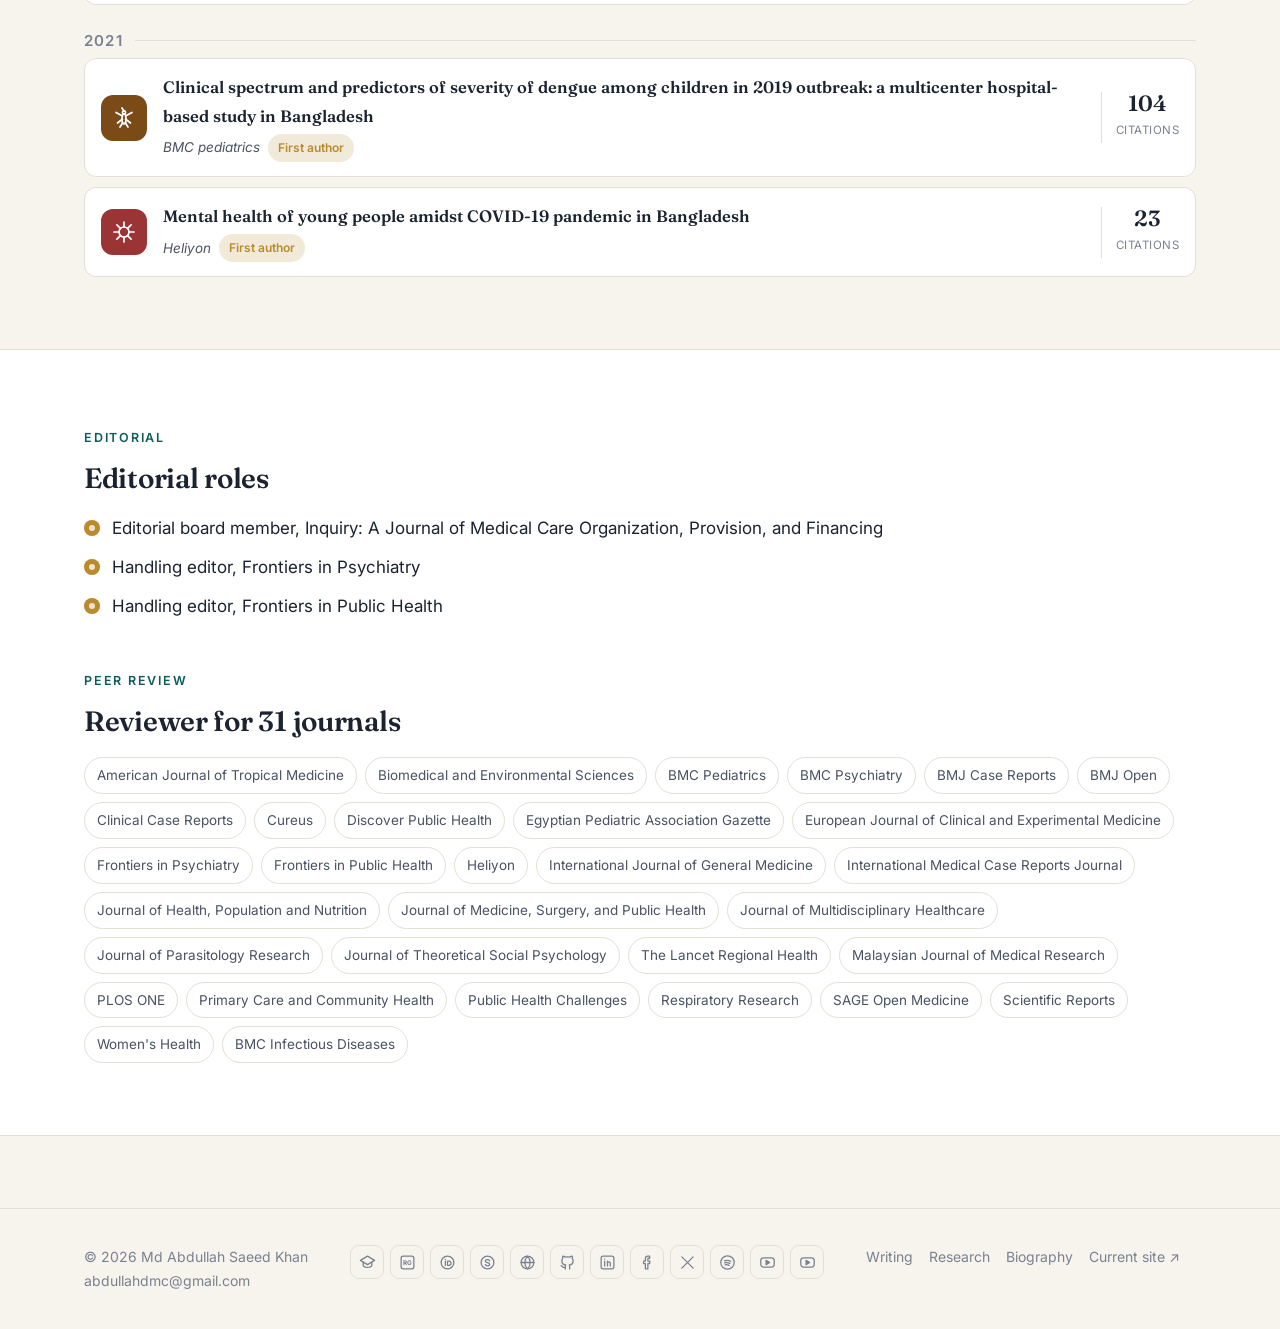
<file: docs/research.html>
<!doctype html>
<html lang="en">
<head>
<meta charset="utf-8">
<meta name="viewport" content="width=device-width, initial-scale=1">
<title>Research · Abdullah Saeed Khan</title>
<meta name="description" content="Publications, citation metrics, current projects, funding and peer-review activity of Dr. Md Abdullah Saeed Khan.">
<link rel="preconnect" href="https://fonts.googleapis.com"><link rel="preconnect" href="https://fonts.gstatic.com" crossorigin>
<link href="https://fonts.googleapis.com/css2?family=Fraunces:ital,opsz,wght@0,9..144,500;0,9..144,600;1,9..144,500&family=Hind+Siliguri:wght@400;500;600&family=Inter:wght@400;500;600&family=Noto+Serif+Bengali:wght@500;600&display=swap" rel="stylesheet">
<link rel="stylesheet" href="assets/style.css?v=20261029">
</head>
<body>
<div id="site-header"></div>

<section class="page-head"><div class="wrap">
  <span class="eyebrow">Research</span>
  <h1>Infectious disease, outcomes &amp; health data science</h1>
  <p>Clinical epidemiology of tetanus, dengue, COVID-19 and febrile illness; mental health and quality of life; health systems; and machine-learning prediction models. Global Burden of Disease collaborator.</p>
  <div class="links-row" id="rlinks" style="margin-top:18px"></div>
</div></section>

<section><div class="wrap">
  <div class="metrics" id="metrics"></div>
  <div class="metrics-note" id="mnote"></div>
</div></section>

<section class="section" id="projects"><div class="wrap">
  <div class="section-head"><div><span class="eyebrow">Now</span><h2>Current projects</h2></div></div>
  <div class="cards2" id="proj"></div>
</div></section>

<section class="section band" id="funding"><div class="wrap">
  <div class="section-head"><div><span class="eyebrow">Funding</span><h2>Grants &amp; research funding</h2></div></div>
  <div class="cards2" id="grants"></div>
</div></section>

<section class="section" id="publications"><div class="wrap">
  <div class="section-head"><div><span class="eyebrow">Publications</span><h2>Articles, book chapters &amp; preprints</h2></div></div>
  <div class="pub-tabs">
    <div class="chips" id="ptabs"></div>
    <label class="search"><svg viewBox="0 0 24 24" fill="none" stroke="currentColor" stroke-width="2"><circle cx="11" cy="11" r="7"/><path d="m20 20-4-4"/></svg>
      <input id="pq" type="search" placeholder="Search titles or journals…" aria-label="Search publications"></label>
  </div>
  <div id="plist"></div>
</div></section>

<section class="section band" id="reviewing"><div class="wrap">
  <div><span class="eyebrow">Editorial</span><h2 class="sub-h" style="margin-top:10px">Editorial roles</h2><ul class="ticks gold" id="editorial"></ul></div>
  <div style="margin-top:44px"><span class="eyebrow">Peer review</span><h2 class="sub-h" style="margin-top:10px">Reviewer for <span id="rcount"></span> journals</h2><div class="chips-wrap" id="reviewer"></div></div>
</div></section>

<div id="site-footer"></div>
<script src="assets/profile.js"></script>
<script src="assets/research.js"></script>
<script src="assets/site.js?v=20261029"></script>
<script>
  renderChrome("research.html");
  const R = window.RESEARCH, P = window.PROFILE, S = R.scholar;
  const fmt = n => n == null ? "—" : n.toLocaleString("en-US");

  document.getElementById("rlinks").innerHTML = linkChips(P.links.research);

  const years = Object.entries(S.per_year).slice(-8);
  const max = Math.max(...years.map(([, v]) => v));
  const rg = R.researchgate || {};
  document.getElementById("metrics").innerHTML = `
    <div class="metric"><b>${fmt(S.citations)}</b><span class="lbl">Citations</span><span class="sub">${fmt(S.citations_recent)} since ${S.since}</span></div>
    <div class="metric"><b>${S.h_index}</b><span class="lbl">h-index</span><span class="sub">${S.h_index_recent} since ${S.since}</span></div>
    <div class="metric"><b>${S.i10_index}</b><span class="lbl">i10-index</span><span class="sub">${S.i10_index_recent} since ${S.since}</span></div>
    <div class="metric"><b>${rg.research_interest_score ?? fmt(R.publications.length)}</b><span class="lbl">${rg.research_interest_score != null ? "ResearchGate interest" : "Publications listed"}</span>
      <span class="sub">${rg.research_interest_score != null ? `${fmt(rg.reads)} reads` : "articles, chapters & preprints"}</span></div>
    <div class="metric chart"><span class="lbl" style="margin:0">Citations per year</span>
      <div class="bars">${years.map(([y, v]) => `<div style="height:${Math.max(4, v / max * 100)}%" title="${y}: ${fmt(v)}"></div>`).join("")}</div>
      <div class="bars-x">${years.map(([y]) => `<span>${y.slice(2)}</span>`).join("")}</div></div>`;
  document.getElementById("mnote").innerHTML = `<span>Source: <a href="${S.url}" target="_blank" rel="noopener">Google Scholar</a>, updated monthly · last update ${enDate(R.updated)}</span>
    <span><a href="${rg.url || "https://www.researchgate.net/"}" target="_blank" rel="noopener">ResearchGate profile ↗</a>${rg.as_of ? ` (figures as of ${enDate(rg.as_of)})` : ""}</span>`;

  document.getElementById("proj").innerHTML = P.projects.map(p => `<div class="box">
    <span class="pill">${p.status}</span><h3>${p.title}</h3><div class="meta">${p.role}${p.with ? " · " + p.with : ""}</div></div>`).join("");
  document.getElementById("grants").innerHTML = P.grants.map(g => `<div class="box">
    <span class="pill gold">${g.year} · ${g.role}</span><h3>${g.title}</h3><div class="amount">${g.amount}</div><div class="meta">${g.funder}</div></div>`).join("");

  // Topic icons drawn next to each publication.
  const PUB_ICONS = {
    burden:   ["#1d3f66", `<circle cx="12" cy="12" r="9"/><path d="M3 12h18M12 3c2.5 2.6 3.8 5.6 3.8 9s-1.3 6.4-3.8 9c-2.5-2.6-3.8-5.6-3.8-9S9.5 5.6 12 3Z"/>`],
    mosquito: ["#7a4a17", `<ellipse cx="12" cy="13" rx="2" ry="5"/><circle cx="12" cy="6.5" r="1.6"/><path d="M12 5 10 2M10.5 10 4 6.5M13.5 10 20 6.5M10.5 13l-5 4M13.5 13l5 4M10.8 16.5 8 21M13.2 16.5 16 21"/>`],
    virus:    ["#9b3434", `<circle cx="12" cy="12" r="5"/><path d="M12 2v5M12 17v5M2 12h5M17 12h5M4.9 4.9l3.5 3.5M15.6 15.6l3.5 3.5M4.9 19.1l3.5-3.5M15.6 8.4l3.5-3.5"/>`],
    syringe:  ["#0f5c5a", `<path d="m18 2 4 4M17 7l-3-3M15 5 5.5 14.5l4 4L19 9M7.5 16.5 3 21M10 9l2 2M8 11l2 2"/>`],
    bacteria: ["#5c6b1f", `<rect x="4" y="8" width="16" height="8" rx="4"/><path d="M8 8V5M12 8V4M16 8V5M8 16v3M12 16v4M16 16v3"/>`],
    brain:    ["#3f3685", `<path d="M12 5a3 3 0 0 0-5.8 1A3 3 0 0 0 4 11a3 3 0 0 0 1.5 5A3 3 0 0 0 12 18V5Zm0 0a3 3 0 0 1 5.8 1A3 3 0 0 1 20 11a3 3 0 0 1-1.5 5 3 3 0 0 1-6.5 2"/>`],
    ribbon:   ["#a3376b", `<path d="M12 3a3.5 3.5 0 0 0-3.5 3.5c0 2.2 1.6 4.8 3.5 7 1.9-2.2 3.5-4.8 3.5-7A3.5 3.5 0 0 0 12 3ZM9.5 11.5 5 21l3-1 1.5 2.5L13 15M14.5 11.5 19 21l-3-1-1.5 2.5L11 15"/>`],
    liver:    ["#8a3f1f", `<path d="M3 9c0-3 3-5 8-5 5.5 0 10 1.5 10 5 0 4-6 9-11 11C6 15 3 13 3 9Z"/><path d="M12 4c-1 3-1 6 1 9"/>`],
    heart:    ["#b0443a", `<path d="M20.4 5.6a5 5 0 0 0-7.1 0L12 7l-1.3-1.4a5 5 0 1 0-7.1 7.1L12 21l8.4-8.3a5 5 0 0 0 0-7.1Z"/><path d="M3 12h4l2-3 3 6 2-3h3"/>`],
    baby:     ["#c08a3e", `<circle cx="12" cy="8" r="5"/><path d="M10 8h.01M14 8h.01M10.5 10.5c.8.6 2.2.6 3 0M6 21c0-3.3 2.7-6 6-6s6 2.7 6 6"/>`],
    people:   ["#34433a", `<circle cx="9" cy="8" r="3.5"/><path d="M2.5 20c0-3.6 2.9-6.5 6.5-6.5s6.5 2.9 6.5 6.5"/><circle cx="17" cy="9" r="2.5"/><path d="M16 13.6c3 .3 5.5 2.9 5.5 6.4"/>`],
    building: ["#4a5263", `<path d="M3 21h18M5 21V8l7-5 7 5v13M9 21v-5h6v5M9 11h.01M15 11h.01M12 11h.01"/>`],
    paper:    ["#4a5263", `<path d="M14 3H6a2 2 0 0 0-2 2v14a2 2 0 0 0 2 2h12a2 2 0 0 0 2-2V9l-6-6Z"/><path d="M14 3v6h6M8 13h8M8 17h5"/>`],
  };
  const icon = k => { const [c, d] = PUB_ICONS[k] || PUB_ICONS.paper;
    return `<span class="picon" style="--ic:${c}"><svg viewBox="0 0 24 24" fill="none" stroke="currentColor" stroke-width="1.7" stroke-linecap="round" stroke-linejoin="round">${d}</svg></span>`; };

  const pubs = R.publications;
  const groups = pubGroups(pubs);
  let tab = "first";
  const ptabs = document.getElementById("ptabs");
  ptabs.innerHTML = groups.map(([k, l, list]) => `<button class="chip" data-k="${k}">${l} <small>${list.length}</small></button>`).join("");
  ptabs.onclick = e => { const b = e.target.closest(".chip"); if (b) { tab = b.dataset.k; drawPubs(); } };
  document.getElementById("pq").oninput = drawPubs;

  function pubHTML(p) {
    const notes = p.notes.map(n => `<span class="pill">${n}</span>`).join("");
    const title = p.link ? `<a class="pt" href="${p.link}" target="_blank" rel="noopener">${esc(p.title)}</a>` : `<span class="pt" style="font:600 16.5px/1.45 var(--serif)">${esc(p.title)}</span>`;
    const cite = p.cites == null ? `<span class="cite"><b>—</b><span>CITATIONS</span></span>`
      : `<a class="cite" href="${p.scholar}" target="_blank" rel="noopener" title="Google Scholar record"><b>${fmt(p.cites)}</b><span>CITATIONS</span></a>`;
    return `<li class="pitem">${icon(p.icon)}<div>${title}
      <div class="pm">${p.venue ? `<span class="j">${esc(p.venue)}</span>` : ""}${pubTypePill(p)}${p.first ? `<span class="pill gold">First author</span>` : ""}${notes}</div></div>${cite}</li>`;
  }
  function drawPubs() {
    ptabs.querySelectorAll(".chip").forEach(c => c.setAttribute("aria-pressed", c.dataset.k === tab));
    const q = document.getElementById("pq").value.trim().toLowerCase();
    const list = groups.find(g => g[0] === tab)[2].filter(p => !q || (p.title + " " + p.venue).toLowerCase().includes(q));
    const byYear = {};
    list.forEach(p => (byYear[p.year || "In press"] ||= []).push(p));
    document.getElementById("plist").innerHTML = list.length ? Object.keys(byYear).sort((a, b) => (+b || 0) - (+a || 0))
      .map(y => `<div class="year-h">${y}</div><ul class="plist">${byYear[y].map(pubHTML).join("")}</ul>`).join("")
      : `<div class="empty">No publications match.</div>`;
  }
  drawPubs();

  document.getElementById("editorial").innerHTML = P.editorial.map(e => `<li>${e}</li>`).join("");
  document.getElementById("rcount").textContent = P.reviewer.length;
  document.getElementById("reviewer").innerHTML = P.reviewer.map(j => `<span>${j}</span>`).join("");
</script>
</body>
</html>
</file>
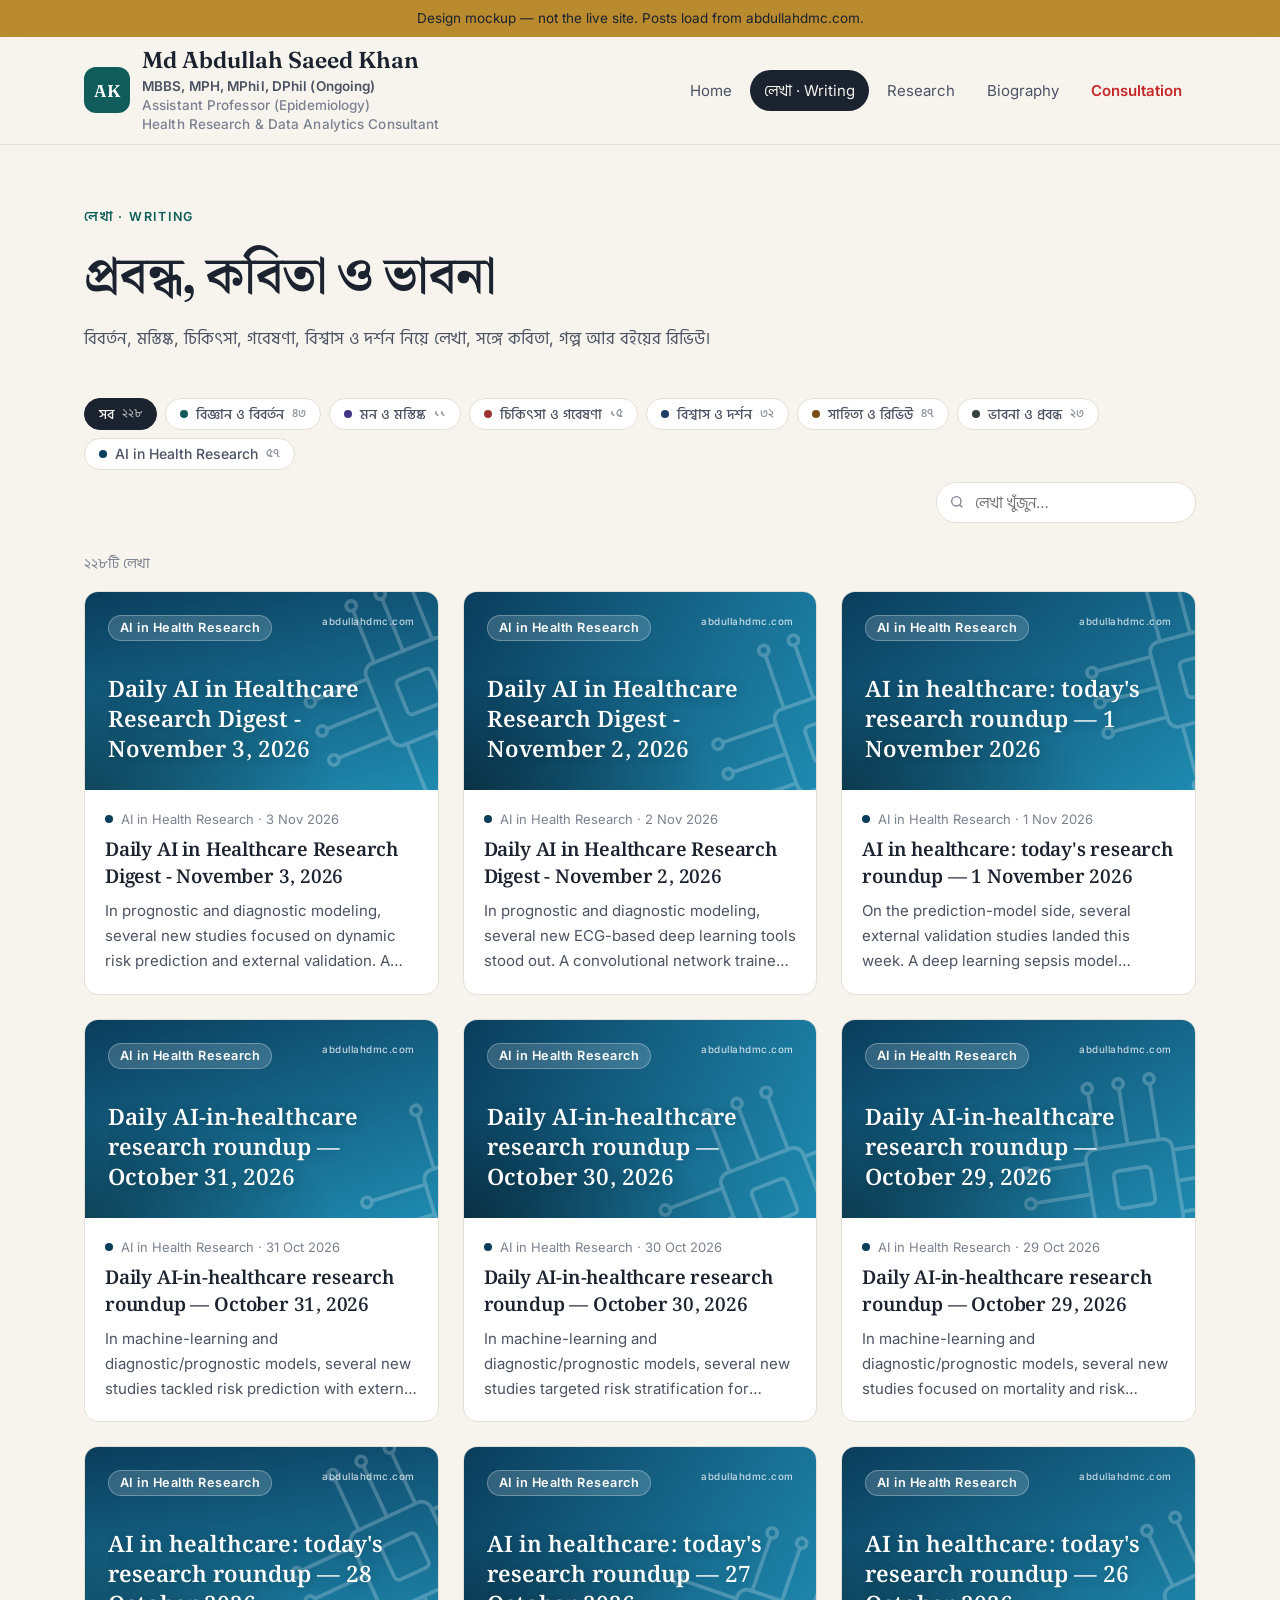
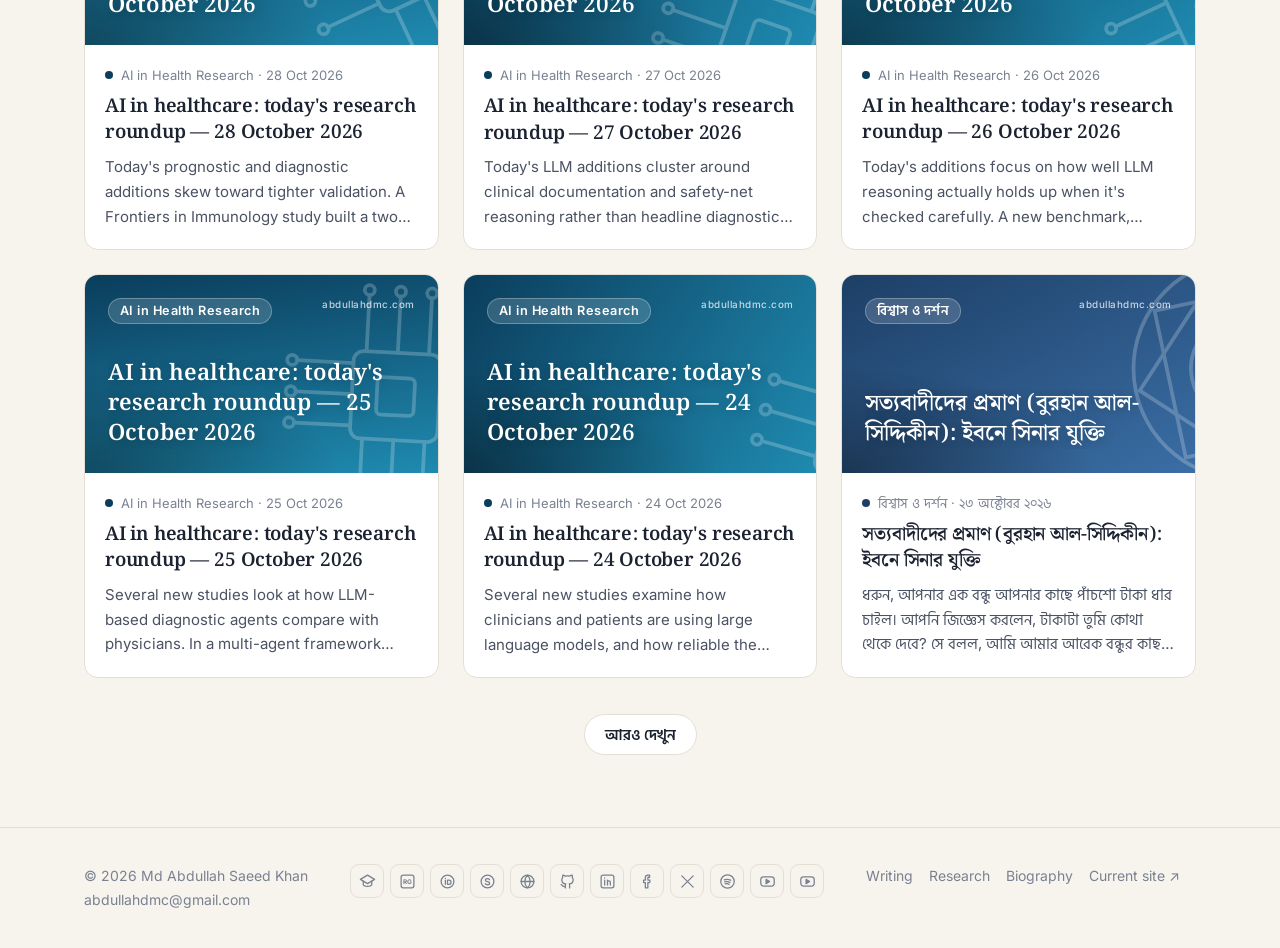
<file: docs/writing.html>
<!doctype html>
<html lang="bn">
<head>
<meta charset="utf-8">
<meta name="viewport" content="width=device-width, initial-scale=1">
<title>Writing · Abdullah Saeed Khan</title>
<link rel="preconnect" href="https://fonts.googleapis.com"><link rel="preconnect" href="https://fonts.gstatic.com" crossorigin>
<link href="https://fonts.googleapis.com/css2?family=Fraunces:ital,opsz,wght@0,9..144,500;0,9..144,600;1,9..144,500&family=Hind+Siliguri:wght@400;500;600&family=Inter:wght@400;500;600&family=Noto+Serif+Bengali:wght@500;600&display=swap" rel="stylesheet">
<link rel="stylesheet" href="assets/style.css?v=20261029">
</head>
<body>
<div id="site-header"></div>

<section class="page-head"><div class="wrap">
  <span class="eyebrow">লেখা · Writing</span>
  <h1>প্রবন্ধ, কবিতা ও ভাবনা</h1>
  <p>বিবর্তন, মস্তিষ্ক, চিকিৎসা, গবেষণা, বিশ্বাস ও দর্শন নিয়ে লেখা, সঙ্গে কবিতা, গল্প আর বইয়ের রিভিউ।</p>
</div></section>

<section><div class="wrap">
  <div class="toolbar">
    <div class="chips" id="chips"></div>
    <label class="search"><svg viewBox="0 0 24 24" fill="none" stroke="currentColor" stroke-width="2"><circle cx="11" cy="11" r="7"/><path d="m20 20-4-4"/></svg>
      <input id="q" type="search" placeholder="লেখা খুঁজুন…" aria-label="Search posts"></label>
  </div>
  <div class="count" id="count"></div>
  <div class="grid" id="list"></div>
  <div class="more-wrap"><button class="btn btn-ghost" id="more">আরও দেখুন</button></div>
</div></section>

<div id="site-footer"></div>
<script src="assets/posts.js"></script>
<script src="assets/feeds.js"></script>
<script src="assets/profile.js"></script>
<script src="assets/site.js?v=20261029"></script>
<script>
  renderChrome("writing.html");
  const params = new URLSearchParams(location.search);
  const tag = params.get("tag");
  const posts = allPosts().filter(p => !tag || p.cats.includes(tag));
  if (tag) document.querySelector(".page-head h1").textContent = tag;
  const PAGE = 12;
  let theme = params.get("theme") || "all";
  let shown = PAGE;
  const counts = { all: posts.length };
  posts.forEach(p => counts[p.theme] = (counts[p.theme] || 0) + 1);
  const chips = document.getElementById("chips");
  chips.innerHTML = [["all", "সব"], ...Object.entries(THEMES).filter(([k]) => k !== "podcast").map(([k, t]) => [k, t.bn])]
    .map(([k, l]) => `<button class="chip" data-k="${k}">${k === "all" ? "" : `<span class="dot" style="--c1:${THEMES[k].c1}"></span>`}${l} <small>${bn(counts[k] || 0)}</small></button>`).join("");
  chips.onclick = e => { const b = e.target.closest(".chip"); if (!b) return; theme = b.dataset.k; shown = PAGE; draw(); };
  document.getElementById("q").oninput = () => { shown = PAGE; draw(); };
  document.getElementById("more").onclick = () => { shown += PAGE; draw(); };

  function draw() {
    chips.querySelectorAll(".chip").forEach(c => c.setAttribute("aria-pressed", c.dataset.k === theme));
    const q = document.getElementById("q").value.trim().toLowerCase();
    const list = posts.filter(p => (theme === "all" || p.theme === theme) &&
      (!q || (p.title + " " + p.excerpt + " " + p.cats.join(" ")).toLowerCase().includes(q)));
    document.getElementById("count").textContent = `${bn(list.length)}টি লেখা`;
    document.getElementById("list").innerHTML = list.length
      ? list.slice(0, shown).map(cardHTML).join("")
      : `<div class="empty" style="grid-column:1/-1">কোনো লেখা পাওয়া যায়নি।</div>`;
    document.getElementById("more").style.display = list.length > shown ? "" : "none";
  }
  draw();
</script>
</body>
</html>
</file>
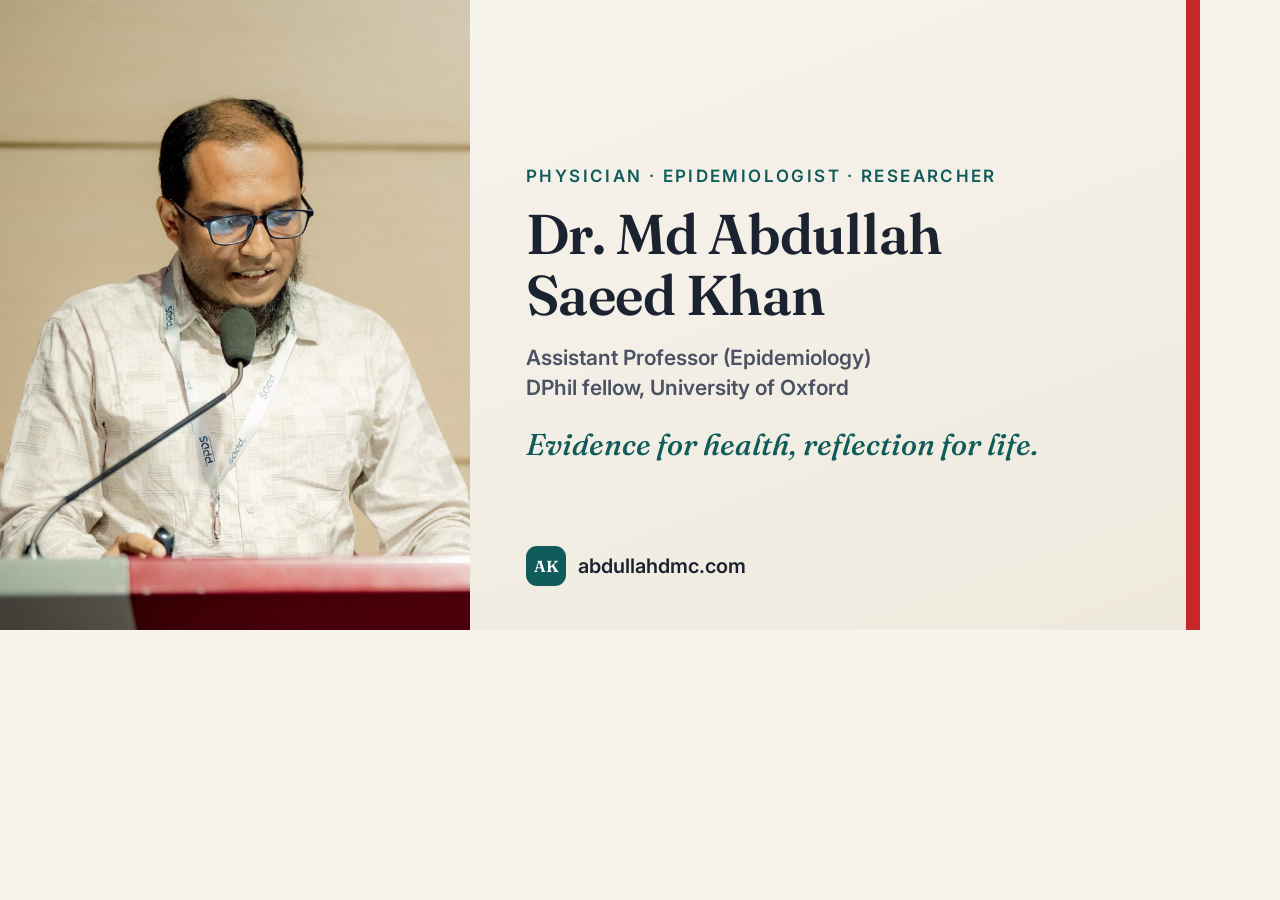
<file: tools/og.html>
<!doctype html>
<html>
<head>
<meta charset="utf-8">
<!-- Social preview image (1200x630) for pages without a cover. Render: see tools/make_og_image.py -->
<link href="https://fonts.googleapis.com/css2?family=Fraunces:ital,wght@0,600;1,500&family=Inter:wght@500;600&display=block" rel="stylesheet">
<style>
  html, body { margin: 0; width: 1200px; height: 630px; overflow: hidden; }
  body { display: grid; grid-template-columns: 470px 1fr; background: #f7f4ee; font-family: Inter, sans-serif; color: #1b2230; }
  .photo { background: url(../docs/assets/portrait.jpg) center 22% / cover; }
  .text { padding: 58px 56px; display: flex; flex-direction: column; justify-content: center; gap: 18px;
    background: linear-gradient(160deg, #f7f4ee, #efe9dd); position: relative; }
  .eyebrow { font: 600 17px Inter; letter-spacing: .14em; text-transform: uppercase; color: #0f5c5a; }
  h1 { font: 600 56px/1.08 Fraunces, serif; margin: 0; letter-spacing: -.01em; }
  .creds { font: 600 21px/1.4 Inter; color: #4a5263; }
  .tag { font: 500 italic 30px/1.25 Fraunces, serif; color: #0f5c5a; margin-top: 6px; }
  .url { position: absolute; left: 56px; bottom: 44px; font: 600 20px Inter; color: #1b2230; display: flex; align-items: center; gap: 12px; }
  .url span { width: 40px; height: 40px; border-radius: 11px; background: #0f5c5a; color: #fff; display: grid; place-items: center; font: 600 16px Fraunces, serif; }
  .bar { position: absolute; right: 0; top: 0; bottom: 0; width: 14px; background: #c62828; }
</style>
</head>
<body>
  <div class="photo"></div>
  <div class="text">
    <div class="eyebrow">Physician · Epidemiologist · Researcher</div>
    <h1>Dr. Md Abdullah<br>Saeed Khan</h1>
    <div class="creds">Assistant Professor (Epidemiology)<br>DPhil fellow, University of Oxford</div>
    <div class="tag">Evidence for health, reflection for life.</div>
    <div class="url"><span>AK</span>abdullahdmc.com</div>
    <div class="bar"></div>
  </div>
  <script>document.fonts.ready.then(() => document.title = "ready");</script>
</body>
</html>
</file>
<file: docs/assets/style.css>
:root {
  --paper: #f7f4ee;
  --surface: #ffffff;
  --ink: #1b2230;
  --ink-2: #4a5263;
  --ink-3: #7a8191;
  --line: #e4dfd5;
  --accent: #0f5c5a;
  --accent-ink: #ffffff;
  --gold: #b98a2e;
  --shadow: 0 1px 2px rgba(27, 34, 48, .06), 0 8px 24px rgba(27, 34, 48, .06);
  --radius: 14px;
  --serif: "Fraunces", "Noto Serif Bengali", Georgia, serif;
  --sans: "Inter", "Hind Siliguri", system-ui, sans-serif;
  --wrap: 1160px;
}
@media (prefers-color-scheme: dark) {
  :root:not([data-theme="light"]) {
    --paper: #12161d; --surface: #1a1f28; --ink: #ece8df; --ink-2: #b9b4aa; --ink-3: #8b877f;
    --line: #2a303b; --accent: #4fb3ab; --accent-ink: #0d1a19; --gold: #d8b25c;
    --shadow: 0 1px 2px rgba(0,0,0,.3), 0 8px 24px rgba(0,0,0,.25);
  }
}
:root[data-theme="dark"] {
  --paper: #12161d; --surface: #1a1f28; --ink: #ece8df; --ink-2: #b9b4aa; --ink-3: #8b877f;
  --line: #2a303b; --accent: #4fb3ab; --accent-ink: #0d1a19; --gold: #d8b25c;
  --shadow: 0 1px 2px rgba(0,0,0,.3), 0 8px 24px rgba(0,0,0,.25);
}

* { box-sizing: border-box; }
html { -webkit-text-size-adjust: 100%; }
body {
  margin: 0; background: var(--paper); color: var(--ink);
  font: 17px/1.7 var(--sans); overflow-x: hidden;
}
a { color: inherit; }
img { max-width: 100%; display: block; }
.wrap { max-width: var(--wrap); margin: 0 auto; padding: 0 24px; }
@media (max-width: 600px) { .wrap { padding: 0 16px; } body { font-size: 16px; } }

/* ---------- header ---------- */
.site-header {
  position: sticky; top: 0; z-index: 20;
  background: color-mix(in srgb, var(--paper) 88%, transparent);
  backdrop-filter: blur(10px); border-bottom: 1px solid var(--line);
}
.site-header .wrap { display: flex; align-items: center; gap: 24px; min-height: 68px; padding-top: 10px; padding-bottom: 10px; }
.brand { display: flex; align-items: center; gap: 12px; text-decoration: none; }
.brand-mark {
  width: 38px; height: 38px; border-radius: 10px; background: var(--accent); color: var(--accent-ink);
  display: grid; place-items: center; font: 600 15px/1 var(--serif); letter-spacing: .5px;
}
.brand-name { font: 600 23px/1.15 var(--serif); }
.brand-name small { display: block; font: 500 13.5px/1.4 var(--sans); color: var(--ink-3); letter-spacing: .1px; }
.brand-name small:first-of-type { margin-top: 4px; color: var(--ink-2); font-weight: 600; }
.site-header .brand-mark { width: 46px; height: 46px; font-size: 17px; border-radius: 12px; }
@media (max-width: 600px) { .brand-name { font-size: 18px; } .brand-name small { font-size: 12px; } .site-header .brand-mark { width: 40px; height: 40px; font-size: 15px; } }
@media (max-width: 400px) { .site-header .brand-mark { display: none; } .brand-name { font-size: 17px; } .brand-name small { font-size: 11.5px; } }
.nav { margin-left: auto; display: flex; gap: 4px; }
.nav a {
  text-decoration: none; padding: 8px 14px; border-radius: 999px; font-size: 15px; color: var(--ink-2);
}
.nav a:hover { background: var(--line); color: var(--ink); }
.nav a.active { background: var(--ink); color: var(--paper); }
.menu-btn { display: none; margin-left: auto; background: none; border: 1px solid var(--line); border-radius: 10px;
  width: 42px; height: 42px; color: var(--ink); font-size: 20px; cursor: pointer; }
.brand-name, .nav a { white-space: nowrap; }
@media (max-width: 1020px) {
  .menu-btn { display: block; }
  .nav { display: none; position: absolute; top: 100%; left: 0; right: 0; flex-direction: column;
    background: var(--paper); border-bottom: 1px solid var(--line); padding: 8px 16px 16px; }
  .nav.open { display: flex; }
  .nav a { border-radius: 10px; }
}

/* ---------- type ---------- */
h1, h2, h3 { font-family: var(--serif); font-weight: 600; line-height: 1.25; margin: 0; letter-spacing: -.01em; }
.eyebrow { font: 600 12.5px/1 var(--sans); letter-spacing: .14em; text-transform: uppercase; color: var(--accent); }
.section { padding: 72px 0; }
.section-head { display: flex; align-items: end; justify-content: space-between; gap: 16px; margin-bottom: 28px; flex-wrap: wrap; }
.section-head h2 { font-size: clamp(26px, 3.2vw, 34px); margin-top: 10px; }
.link-more { font-weight: 600; color: var(--accent); text-decoration: none; white-space: nowrap; }
.link-more:hover { text-decoration: underline; }
@media (max-width: 600px) { .section { padding: 52px 0; } }

/* ---------- buttons ---------- */
.btn { display: inline-flex; align-items: center; gap: 8px; padding: 12px 20px; border-radius: 999px;
  font: 600 15px/1 var(--sans); text-decoration: none; border: 1px solid transparent; cursor: pointer; }
.btn-primary { background: var(--accent); color: var(--accent-ink); }
.btn-primary:hover { filter: brightness(1.08); }
.btn-ghost { border-color: var(--line); color: var(--ink); background: var(--surface); }
.btn-ghost:hover { border-color: var(--ink-3); }
.btn-consult { background: linear-gradient(135deg, #d32f2f, #b71c1c); color: #fff; padding: 15px 24px; font-size: 16.5px; margin-bottom: 14px;
  box-shadow: 0 6px 18px rgba(183, 28, 28, .32); transition: transform .2s, box-shadow .2s; }
.btn-consult:hover { transform: translateY(-2px); box-shadow: 0 10px 24px rgba(183, 28, 28, .4); }
.pulse { width: 10px; height: 10px; border-radius: 50%; background: #fff; position: relative; flex: none; }
.pulse::after { content: ""; position: absolute; inset: 0; border-radius: 50%; background: #fff; animation: pulse 1.8s ease-out infinite; }
@keyframes pulse { from { transform: scale(1); opacity: .8; } to { transform: scale(2.8); opacity: 0; } }
@media (prefers-reduced-motion: reduce) { .pulse::after { animation: none; } }
.nav a.nav-consult { color: #c62828; font-weight: 600; }
.nav a.nav-consult.active { background: #c62828; color: #fff; }

/* ---------- hero ---------- */
.hero { padding: 64px 0 40px; }
.hero-grid { display: grid; grid-template-columns: 1.25fr 1fr; gap: 56px; align-items: center; }
.hero h1 { font-size: clamp(32px, 4vw, 48px); margin: 14px 0 16px; }
.hero h1 em { font-style: italic; color: var(--accent); }
.hero .lede { font-size: 18px; color: var(--ink-2); max-width: 36em; margin: 0 0 28px; }
.hero .lede-bn { font-family: "Hind Siliguri", var(--sans); }
.hero-actions { display: flex; gap: 12px; flex-wrap: wrap; }
.stats { display: grid; grid-template-columns: repeat(3, 1fr); gap: 12px; margin-top: 36px; max-width: 520px; }
.stat { border-top: 2px solid var(--ink); padding-top: 10px; }
.stat b { display: block; font: 600 30px/1.1 var(--serif); }
.stat span { font-size: 13.5px; color: var(--ink-3); line-height: 1.35; display: block; margin-top: 4px; }
.hero-visual { position: relative; aspect-ratio: 4 / 5; }
.hero-visual .portrait {
  position: absolute; inset: 0; border-radius: 24px; overflow: hidden; box-shadow: var(--shadow);
  background: linear-gradient(160deg, #0f5c5a, #0b3b4a 60%, #1b2230);
  display: grid; place-items: center; color: rgba(255,255,255,.9);
}
.portrait .ph { text-align: center; font-size: 13px; letter-spacing: .08em; opacity: .75; text-transform: uppercase; }
.portrait .ph b { display: block; font: 600 64px/1 var(--serif); letter-spacing: 0; opacity: 1; margin-bottom: 10px; text-transform: none; }
.hero-visual .badge {
  position: absolute; left: -28px; bottom: 36px; background: var(--surface); color: var(--ink);
  border-radius: 14px; padding: 14px 18px; box-shadow: var(--shadow); font-size: 14px; line-height: 1.4; max-width: 240px;
  border: 1px solid var(--line);
}
.badge b { display: block; font-family: var(--serif); font-size: 16px; }
.hero-side { display: flex; flex-direction: column; gap: 16px; }
.hero-side .hero-visual { aspect-ratio: 6 / 5; }
.sc-body { display: grid; grid-template-columns: 1.5fr 1fr; gap: 18px; align-items: end; }
.hero-side .portrait.photo { background-position: center 22%; }
.scholar-card { display: block; text-decoration: none; background: var(--surface); border: 1px solid var(--line); border-radius: 18px;
  padding: 16px 18px 14px; box-shadow: var(--shadow); transition: border-color .2s; }
.scholar-card:hover { border-color: var(--accent); }
.sc-head { display: flex; justify-content: space-between; align-items: center; gap: 10px; margin-bottom: 8px; }
.sc-head span { display: inline-flex; align-items: center; gap: 8px; font: 600 15px var(--sans); }
.sc-head svg { width: 18px; height: 18px; color: var(--accent); }
.sc-head small { font-size: 11.5px; color: var(--ink-3); }
.scholar-card table { width: 100%; border-collapse: collapse; font-size: 14px; }
.scholar-card th { font: 600 11.5px var(--sans); color: var(--ink-3); text-align: right; padding: 4px 0 6px; letter-spacing: .03em; }
.scholar-card td { padding: 6px 0; border-top: 1px solid var(--line); text-align: right; font: 600 16px var(--serif); }
.scholar-card td:first-child { text-align: left; font: 500 14px var(--sans); color: var(--ink-2); }
.scholar-card th:first-child { width: 40%; }
.sc-bars { display: flex; gap: 5px; align-items: flex-end; height: 92px; }
.sc-bars div { flex: 1; height: 100%; display: flex; flex-direction: column; justify-content: flex-end; align-items: center; gap: 3px; }
.sc-bars i { display: block; width: 100%; background: var(--accent); border-radius: 3px 3px 0 0; opacity: .85; }
.sc-bars div:last-child i { opacity: 1; }
.sc-bars span { font-size: 10.5px; color: var(--ink-3); line-height: 1; }
@media (max-width: 900px) {
  .hero-grid { grid-template-columns: 1fr; gap: 36px; }
  .hero-side { max-width: 380px; }
  .hero-visual { max-width: 380px; aspect-ratio: 1 / 1; }
  .hero-visual .badge { left: 16px; bottom: -18px; }
  .hero-side .scholar-card { margin-top: 18px; }
}

/* ---------- cover (generated post image) ---------- */
.cover {
  position: relative; aspect-ratio: 16 / 9; overflow: hidden; color: #fff; isolation: isolate;
  background: linear-gradient(var(--ang, 135deg), var(--c1), var(--c2));
  container-type: inline-size;
}
.cover svg.motif { position: absolute; z-index: -1; width: 78%; height: auto; opacity: .22; color: #fff; }
.cover::after { content: ""; position: absolute; inset: 0; z-index: -1;
  background: radial-gradient(120% 90% at 0% 100%, rgba(0,0,0,.38), transparent 60%); }
.cover .c-chip { position: absolute; top: 6.5cqi; left: 6.5cqi; font: 600 max(10px, 3.6cqi)/1 var(--sans);
  letter-spacing: .04em; background: rgba(255,255,255,.16); border: 1px solid rgba(255,255,255,.28);
  padding: 1.6cqi 3cqi; border-radius: 999px; backdrop-filter: blur(4px); }
.cover .c-title { position: absolute; left: 6.5cqi; right: 8cqi; bottom: 7cqi; margin: 0;
  font: 600 6.4cqi/1.32 "Noto Serif Bengali", var(--serif);
  display: -webkit-box; -webkit-line-clamp: 3; -webkit-box-orient: vertical; overflow: hidden;
  text-shadow: 0 1px 12px rgba(0,0,0,.25); }
.cover .c-sig { position: absolute; top: 7cqi; right: 6.5cqi; font: 500 max(9px, 2.8cqi)/1 var(--sans); opacity: .75; letter-spacing: .05em; }
.cover.lg .c-title { font-size: 5.2cqi; }

/* ---------- cards ---------- */
.grid { display: grid; grid-template-columns: repeat(3, 1fr); gap: 24px; }
@media (max-width: 960px) { .grid { grid-template-columns: repeat(2, 1fr); } }
@media (max-width: 600px) { .grid { grid-template-columns: 1fr; gap: 18px; } }
.card { background: var(--surface); border: 1px solid var(--line); border-radius: var(--radius); overflow: hidden;
  text-decoration: none; display: flex; flex-direction: column; transition: transform .2s, box-shadow .2s; }
.card:hover { transform: translateY(-3px); box-shadow: var(--shadow); }
.card-body { padding: 18px 20px 20px; display: flex; flex-direction: column; gap: 8px; flex: 1; }
.card-meta { font-size: 13px; color: var(--ink-3); display: flex; gap: 8px; align-items: center; flex-wrap: wrap; }
.dot { width: 8px; height: 8px; border-radius: 50%; display: inline-block; background: var(--c1); }
.card h3 { font: 600 19px/1.4 "Noto Serif Bengali", var(--serif); }
.card p { margin: 0; color: var(--ink-2); font-size: 15px; line-height: 1.65;
  display: -webkit-box; -webkit-line-clamp: 3; -webkit-box-orient: vertical; overflow: hidden; }

.feature { display: grid; grid-template-columns: 1.35fr 1fr; gap: 0; background: var(--surface);
  border: 1px solid var(--line); border-radius: 20px; overflow: hidden; text-decoration: none; margin-bottom: 24px; }
.feature .cover { aspect-ratio: auto; min-height: 340px; }
.feature .f-body { padding: 36px; display: flex; flex-direction: column; justify-content: center; gap: 14px; }
.feature h3 { font: 600 clamp(24px, 2.6vw, 32px)/1.35 "Noto Serif Bengali", var(--serif); }
.feature p { margin: 0; color: var(--ink-2); }
@media (max-width: 860px) { .feature { grid-template-columns: 1fr; } .feature .cover { min-height: 0; aspect-ratio: 16/9; } .feature .f-body { padding: 24px; } }

/* ---------- themes ---------- */
.themes { display: grid; grid-template-columns: repeat(3, 1fr); gap: 16px; }
@media (max-width: 860px) { .themes { grid-template-columns: repeat(2, 1fr); } }
@media (max-width: 480px) { .themes { grid-template-columns: 1fr; } }
.theme-tile { position: relative; overflow: hidden; border-radius: var(--radius); padding: 22px 22px 20px; color: #fff;
  text-decoration: none; background: linear-gradient(135deg, var(--c1), var(--c2)); min-height: 150px;
  display: flex; flex-direction: column; justify-content: flex-end; isolation: isolate; transition: transform .2s; }
.theme-tile:hover { transform: translateY(-3px); }
.theme-tile svg { position: absolute; right: -20px; top: -20px; width: 170px; opacity: .2; z-index: -1; }
.theme-tile b { font: 600 22px/1.3 "Noto Serif Bengali", var(--serif); }
.theme-tile span { font-size: 14px; opacity: .85; }

/* ---------- research ---------- */
.band { background: var(--surface); border-top: 1px solid var(--line); border-bottom: 1px solid var(--line); }
.research { display: grid; grid-template-columns: 1fr 1.6fr; gap: 56px; }
.research .intro p { color: var(--ink-2); }
.pubs { list-style: none; margin: 0; padding: 0; display: grid; gap: 14px; }
.pub { border: 1px solid var(--line); border-radius: 12px; padding: 16px 18px; background: var(--paper); }
.pub a { text-decoration: none; }
.pub a:hover .pub-title { text-decoration: underline; }
.pub-title { font: 600 17px/1.45 var(--serif); display: block; }
.pub-meta { font-size: 13.5px; color: var(--ink-3); margin-top: 6px; display: flex; gap: 10px; flex-wrap: wrap; }
.pub-meta .j { color: var(--accent); font-weight: 600; }
@media (max-width: 860px) { .research { grid-template-columns: 1fr; gap: 28px; } }

.affil { display: flex; flex-wrap: wrap; gap: 10px; margin-top: 20px; }
.affil span { font-size: 13.5px; border: 1px solid var(--line); padding: 6px 12px; border-radius: 999px; background: var(--paper); color: var(--ink-2); }

/* ---------- writing page ---------- */
.page-head { padding: 56px 0 28px; }
.page-head h1 { font-size: clamp(34px, 4.6vw, 52px); margin-top: 12px; }
.page-head p { color: var(--ink-2); max-width: 40em; }
.toolbar { display: flex; gap: 12px; flex-wrap: wrap; align-items: center; margin-bottom: 28px; }
.chips { display: flex; gap: 8px; flex-wrap: wrap; }
.chip { border: 1px solid var(--line); background: var(--surface); color: var(--ink-2); border-radius: 999px; padding: 8px 14px;
  font: 500 14px/1 var(--sans); cursor: pointer; display: inline-flex; gap: 8px; align-items: center; }
.chip[aria-pressed="true"] { background: var(--ink); color: var(--paper); border-color: var(--ink); }
.chip small { opacity: .65; }
.search { margin-left: auto; position: relative; }
.search input { font: 15px var(--sans); padding: 10px 14px 10px 38px; border-radius: 999px; border: 1px solid var(--line);
  background: var(--surface); color: var(--ink); width: 260px; }
.search svg { position: absolute; left: 13px; top: 50%; transform: translateY(-50%); width: 16px; color: var(--ink-3); }
@media (max-width: 760px) { .search { margin-left: 0; width: 100%; } .search input { width: 100%; } }
.count { color: var(--ink-3); font-size: 14px; margin-bottom: 16px; }
.more-wrap { text-align: center; margin-top: 36px; }
.empty { text-align: center; padding: 60px 0; color: var(--ink-3); }

/* ---------- post page ---------- */
.post-hero { padding: 40px 0 0; }
.post-hero .cover { border-radius: 20px; }
.post-head { max-width: 760px; margin: 36px auto 0; }
.post-head h1 { font: 600 clamp(30px, 4vw, 44px)/1.35 "Noto Serif Bengali", var(--serif); margin: 14px 0; }
.post-head .card-meta { font-size: 14px; }
.byline { display: flex; gap: 12px; align-items: center; margin-top: 18px; padding-top: 18px; border-top: 1px solid var(--line); }
.byline .brand-mark { width: 42px; height: 42px; }
.byline b { display: block; font-size: 15px; }
.byline span { font-size: 13.5px; color: var(--ink-3); }
.prose { max-width: 760px; margin: 28px auto 0; font: 19px/1.95 "Hind Siliguri", var(--sans); }
.prose p { margin: 0 0 1.15em; }
.prose h2, .prose h3 { margin: 1.6em 0 .6em; font-family: "Noto Serif Bengali", var(--serif); }
.prose img { border-radius: 12px; height: auto; margin: 1em 0; }
.prose a { color: var(--accent); }
.prose blockquote { margin: 1.4em 0; padding: 4px 0 4px 20px; border-left: 3px solid var(--gold); color: var(--ink-2); font-style: italic; }
.prose .loading { color: var(--ink-3); }
@media (max-width: 600px) { .prose { font-size: 17.5px; line-height: 1.9; } }
.post-foot { max-width: 760px; margin: 40px auto 0; display: flex; gap: 8px; flex-wrap: wrap; }
.tag { font-size: 13.5px; padding: 6px 12px; border-radius: 999px; background: var(--surface); border: 1px solid var(--line); color: var(--ink-2); }

/* ---------- about ---------- */
.about-grid { display: grid; grid-template-columns: 320px 1fr; gap: 56px; align-items: start; }
.about-grid .portrait { position: relative; aspect-ratio: 4/5; border-radius: 20px; }
.about-grid .prose { margin: 0; max-width: none; font-family: var(--sans); font-size: 18px; line-height: 1.8; }
.timeline { list-style: none; padding: 0; margin: 24px 0 0; border-left: 2px solid var(--line); }
.timeline li { padding: 0 0 18px 20px; position: relative; }
.timeline li::before { content: ""; position: absolute; left: -7px; top: 8px; width: 12px; height: 12px; border-radius: 50%; background: var(--accent); }
.timeline b { display: block; font-family: var(--serif); }
.timeline span { color: var(--ink-3); font-size: 14.5px; }
@media (max-width: 860px) { .about-grid { grid-template-columns: 1fr; gap: 28px; } .about-grid .portrait { max-width: 300px; } }

/* ---------- newsletter + footer ---------- */
.cta { border-radius: 24px; padding: 48px; color: #fff; background: linear-gradient(135deg, #0f5c5a, #1b2230);
  display: grid; grid-template-columns: 1.3fr 1fr; gap: 32px; align-items: center; }
.cta h2 { font-size: clamp(24px, 3vw, 32px); }
.cta p { opacity: .85; margin: 10px 0 0; }
.cta form { display: flex; gap: 10px; flex-wrap: wrap; }
.cta input { flex: 1; min-width: 200px; font: 15px var(--sans); padding: 13px 16px; border-radius: 999px; border: 0; }
.cta .btn { background: var(--gold); color: #1b2230; }
@media (max-width: 760px) { .cta { grid-template-columns: 1fr; padding: 30px 22px; } }
.site-footer { border-top: 1px solid var(--line); margin-top: 72px; padding: 36px 0; color: var(--ink-3); font-size: 14px; }
.site-footer .wrap { display: flex; justify-content: space-between; gap: 16px; flex-wrap: wrap; }
.site-footer a { text-decoration: none; margin-right: 16px; }
.site-footer a:hover { color: var(--ink); }

.mock-note { background: var(--gold); color: #1b2230; text-align: center; font-size: 13.5px; padding: 7px 16px; }

/* ---------- photo ---------- */
.portrait.photo { background: #ddd center / cover no-repeat; }
.portrait.photo .ph { display: none; }

/* ---------- profile links ---------- */
.links-row { display: flex; flex-wrap: wrap; gap: 10px; }
.profile-link { display: inline-flex; align-items: center; gap: 10px; padding: 9px 14px 9px 11px; border-radius: 12px;
  border: 1px solid var(--line); background: var(--surface); text-decoration: none; font-size: 14.5px; font-weight: 500; transition: border-color .2s, transform .2s; }
.profile-link:hover { border-color: var(--accent); transform: translateY(-1px); }
.profile-link svg { width: 20px; height: 20px; color: var(--accent); flex: none; }
.profile-link small { display: block; font-size: 12px; color: var(--ink-3); font-weight: 400; }
.footer-icons { display: flex; gap: 6px; flex-wrap: wrap; }
.footer-icons a { margin: 0; width: 34px; height: 34px; display: grid; place-items: center; border-radius: 9px; border: 1px solid var(--line); }
.footer-icons a:hover { border-color: var(--accent); color: var(--accent); }
.footer-icons svg { width: 17px; height: 17px; }
.yt { display: grid; grid-template-columns: repeat(2, 1fr); gap: 16px; }
.yt a { display: flex; gap: 16px; align-items: center; padding: 20px; border-radius: var(--radius); text-decoration: none; color: #fff;
  background: linear-gradient(135deg, #8c1d1d, #c23b2b); }
.yt a:nth-child(2) { background: linear-gradient(135deg, #0b3d5c, #1f8ab0); }
.yt svg { width: 44px; height: 44px; flex: none; }
.yt b { font: 600 20px/1.2 var(--serif); display: block; }
.yt span { font-size: 14px; opacity: .85; }
@media (max-width: 600px) { .yt { grid-template-columns: 1fr; } }

/* ---------- metrics ---------- */
.metrics { display: grid; grid-template-columns: repeat(4, 1fr) 1.6fr; gap: 14px; }
.metric { background: var(--surface); border: 1px solid var(--line); border-radius: var(--radius); padding: 18px 18px 16px; }
.metric b { display: block; font: 600 34px/1.05 var(--serif); }
.metric .lbl { font-size: 13.5px; color: var(--ink-2); font-weight: 600; margin-top: 6px; display: block; }
.metric .sub { font-size: 12.5px; color: var(--ink-3); display: block; margin-top: 2px; }
.metric.chart { padding-bottom: 10px; }
.bars { display: flex; align-items: flex-end; gap: 6px; height: 86px; margin-top: 10px; }
.bars div { flex: 1; background: var(--accent); border-radius: 4px 4px 0 0; min-height: 3px; opacity: .85; }
.bars div:last-child { opacity: 1; }
.bars-x { display: flex; gap: 6px; font-size: 11px; color: var(--ink-3); margin-top: 4px; }
.bars-x span { flex: 1; text-align: center; }
.metrics-note { font-size: 13px; color: var(--ink-3); margin-top: 12px; display: flex; gap: 14px; flex-wrap: wrap; }
.metrics-note a { color: var(--accent); }
@media (max-width: 960px) { .metrics { grid-template-columns: repeat(2, 1fr); } .metric.chart { grid-column: 1 / -1; } }

/* ---------- projects & grants ---------- */
.cards2 { display: grid; grid-template-columns: repeat(auto-fill, minmax(300px, 1fr)); gap: 16px; }
@media (max-width: 400px) { .cards2 { grid-template-columns: 1fr; } }
.box { background: var(--surface); border: 1px solid var(--line); border-radius: var(--radius); padding: 20px; display: flex; flex-direction: column; gap: 8px; }
.box h3 { font: 600 17.5px/1.45 var(--serif); }
.box .meta { font-size: 13.5px; color: var(--ink-3); }
.pill { align-self: flex-start; display: inline-block; font-size: 12px; font-weight: 600; padding: 4px 10px; border-radius: 999px; background: color-mix(in srgb, var(--accent) 14%, transparent); color: var(--accent); }
.pill.gold { background: color-mix(in srgb, var(--gold) 18%, transparent); color: var(--gold); }
.pill.kind { background: color-mix(in srgb, #6a5fc1 16%, transparent); color: #5a4fb0; }
.pill.kind.pre { background: color-mix(in srgb, var(--ink-3) 16%, transparent); color: var(--ink-2); }
.amount { font: 600 20px/1.2 var(--serif); }

/* ---------- publication list ---------- */
.pub-tabs { display: flex; gap: 8px; flex-wrap: wrap; align-items: center; margin-bottom: 20px; }
.year-h { font: 600 15px/1 var(--sans); color: var(--ink-3); letter-spacing: .08em; margin: 28px 0 10px; display: flex; align-items: center; gap: 12px; }
.year-h::after { content: ""; flex: 1; height: 1px; background: var(--line); }
.plist { display: grid; gap: 10px; list-style: none; margin: 0; padding: 0; }
.pitem { display: grid; grid-template-columns: 46px 1fr auto; gap: 16px; align-items: center; background: var(--surface);
  border: 1px solid var(--line); border-radius: 12px; padding: 14px 16px; transition: border-color .2s; }
.pitem:hover { border-color: color-mix(in srgb, var(--accent) 45%, var(--line)); }
.picon { width: 46px; height: 46px; border-radius: 12px; display: grid; place-items: center; color: #fff; background: var(--ic, var(--accent)); }
.picon svg { width: 24px; height: 24px; }
.pitem a.pt { font: 600 16.5px/1.45 var(--serif); text-decoration: none; }
.pitem a.pt:hover { text-decoration: underline; color: var(--accent); }
.pitem .pm { font-size: 13.5px; color: var(--ink-3); margin-top: 3px; display: flex; gap: 8px; flex-wrap: wrap; align-items: center; }
.pitem .pm .j { color: var(--ink-2); font-style: italic; }
.cite { text-align: center; min-width: 74px; text-decoration: none; border-left: 1px solid var(--line); padding-left: 14px; }
.cite b { display: block; font: 600 22px/1 var(--serif); color: var(--ink); }
.cite span { font-size: 11.5px; color: var(--ink-3); letter-spacing: .04em; }
a.cite:hover b { color: var(--accent); }
@media (max-width: 600px) {
  .pitem { grid-template-columns: 38px 1fr; gap: 12px; padding: 12px; }
  .picon { width: 38px; height: 38px; } .picon svg { width: 20px; height: 20px; }
  .cite { grid-column: 2; text-align: left; border: 0; padding: 0; display: flex; gap: 6px; align-items: baseline; }
  .cite b { font-size: 16px; }
}
.chips-wrap { display: flex; flex-wrap: wrap; gap: 8px; }
.chips-wrap span { font-size: 13.5px; padding: 6px 12px; border-radius: 999px; background: var(--surface); border: 1px solid var(--line); color: var(--ink-2); }

/* ---------- biography ---------- */
.bio-hero { display: grid; grid-template-columns: 300px 1fr; gap: 48px; align-items: start; padding-top: 48px; padding-bottom: 8px; }
.bio-hero .portrait { position: relative; aspect-ratio: 4/5; border-radius: 20px; box-shadow: var(--shadow); overflow: hidden; }
.bio-hero h1 { font-size: clamp(32px, 4.4vw, 48px); margin: 12px 0 6px; }
.bio-hero .role { color: var(--ink-2); font-size: 18px; margin: 0 0 18px; }
.bio-text p { margin: 0 0 1em; }
.bio-side .contact { margin: 16px 0 0; font-size: 15px; font-weight: 600; }
.bio-side .contact a { color: var(--accent); font-weight: 500; }
.side-h { font: 600 10.5px/1 var(--sans); letter-spacing: .12em; text-transform: uppercase; color: var(--ink-3); margin: 20px 0 8px; }
.side-links + .side-h { margin-top: 34px; }
.side-links { display: grid; grid-template-columns: 1fr 1fr; gap: 8px; }
.side-links .profile-link { padding: 8px 10px; font-size: 13.5px; gap: 8px; }
.side-links .profile-link svg { width: 18px; height: 18px; }
@media (max-width: 860px) { .bio-hero { grid-template-columns: 1fr; gap: 24px; } .bio-hero .portrait { max-width: 260px; } }
.sub-h { font-size: clamp(22px, 2.6vw, 28px); margin: 0 0 18px; }
.affil-grid { display: grid; grid-template-columns: repeat(auto-fill, minmax(260px, 1fr)); gap: 14px; }
.tabs { display: flex; gap: 6px; flex-wrap: wrap; border-bottom: 1px solid var(--line); margin-bottom: 18px; }
.tab { background: none; border: 0; border-bottom: 2px solid transparent; padding: 10px 14px; font: 600 15px var(--sans); color: var(--ink-3); cursor: pointer; margin-bottom: -1px; }
.tab[aria-selected="true"] { color: var(--ink); border-color: var(--accent); }
.rows { list-style: none; margin: 0; padding: 0; border: 1px solid var(--line); border-radius: var(--radius); background: var(--surface); overflow: hidden; }
.rows li { display: grid; grid-template-columns: 1fr auto; gap: 4px 18px; padding: 14px 18px; border-top: 1px solid var(--line); }
.rows li:first-child { border-top: 0; }
.rows b { font-weight: 600; }
.rows .where { color: var(--ink-2); font-size: 14.5px; grid-column: 1; }
.rows .when { color: var(--ink-3); font-size: 13.5px; grid-row: 1; grid-column: 2; white-space: nowrap; }
.rows .extra { grid-column: 1 / -1; font-size: 13.5px; color: var(--ink-3); }
@media (max-width: 600px) { .rows li { grid-template-columns: 1fr; } .rows .when { grid-row: auto; grid-column: 1; } }
.two-col { display: grid; grid-template-columns: 1fr 1fr; gap: 32px; }
@media (max-width: 860px) { .two-col { grid-template-columns: 1fr; } }
.ticks { list-style: none; margin: 0; padding: 0; display: grid; gap: 10px; }
.ticks li { padding-left: 28px; position: relative; }
.ticks li::before { content: ""; position: absolute; left: 0; top: 6px; width: 16px; height: 16px; border-radius: 50%;
  background: color-mix(in srgb, var(--accent) 18%, transparent); box-shadow: inset 0 0 0 5px var(--accent); }
.ticks.gold li::before { background: color-mix(in srgb, var(--gold) 25%, transparent); box-shadow: inset 0 0 0 5px var(--gold); }
.edu { list-style: none; padding: 0; margin: 0; border-left: 2px solid var(--line); }
.edu li { padding: 0 0 22px 22px; position: relative; }
.edu li::before { content: ""; position: absolute; left: -8px; top: 6px; width: 14px; height: 14px; border-radius: 50%; background: var(--paper); border: 3px solid var(--accent); }
.edu b { display: block; font: 600 17px/1.35 var(--serif); }
.edu span { display: block; color: var(--ink-2); font-size: 14.5px; }
.edu em { font-style: normal; color: var(--gold); font-size: 13.5px; font-weight: 600; }

/* ---------- feed sections ---------- */
.ai-strip { background: linear-gradient(135deg, #0b3d5c, #12344a 55%, #1b2230); color: #fff; border-radius: 24px; padding: 36px; }
.ai-strip .eyebrow { color: #7fd3f0; }
.ai-strip h2 { color: #fff; }
.ai-strip .link-more { color: #7fd3f0; }
.ai-list { display: grid; grid-template-columns: repeat(3, 1fr); gap: 14px; margin-top: 22px; }
.ai-list a { display: block; padding: 18px; border-radius: 14px; background: rgba(255,255,255,.07); border: 1px solid rgba(255,255,255,.12); text-decoration: none; color: #fff; }
.ai-list a:hover { background: rgba(255,255,255,.12); }
.ai-list .d { font-size: 12.5px; color: #7fd3f0; font-weight: 600; letter-spacing: .04em; }
.ai-list p { margin: 8px 0 0; font-size: 14.5px; line-height: 1.6; opacity: .88; display: -webkit-box; -webkit-line-clamp: 4; -webkit-box-orient: vertical; overflow: hidden; }
@media (max-width: 860px) { .ai-list { grid-template-columns: 1fr; } .ai-strip { padding: 26px 20px; } }
.prose.en { font-family: var(--sans); font-size: 18px; line-height: 1.8; }
.refs { max-width: 760px; margin: 8px auto 0; }
.refs h3 { font-size: 18px; margin-bottom: 10px; }
.refs ol { padding-left: 20px; margin: 0; display: grid; gap: 8px; font-size: 15px; }
.refs a { color: var(--accent); }
.auto-note { max-width: 760px; margin: 20px auto 0; font-size: 13.5px; color: var(--ink-3); border: 1px dashed var(--line); border-radius: 10px; padding: 10px 14px; }
</file>
